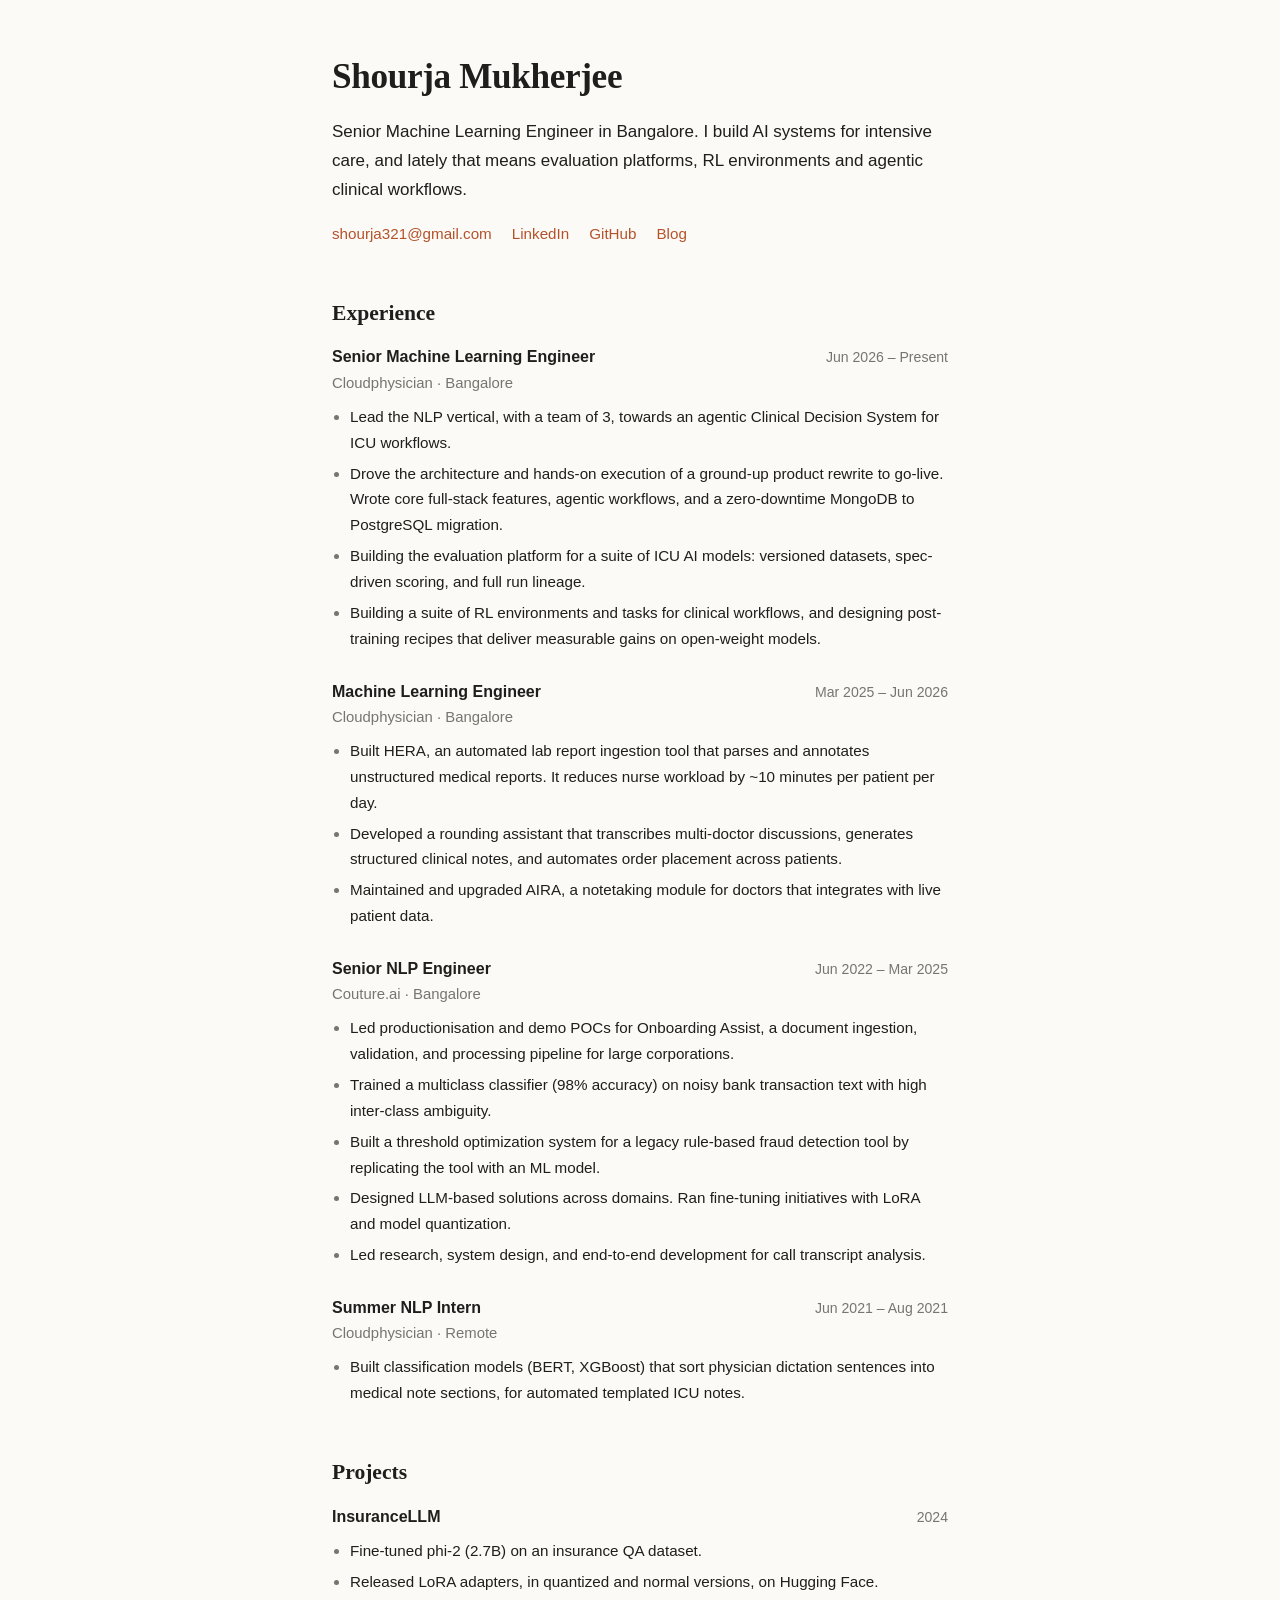
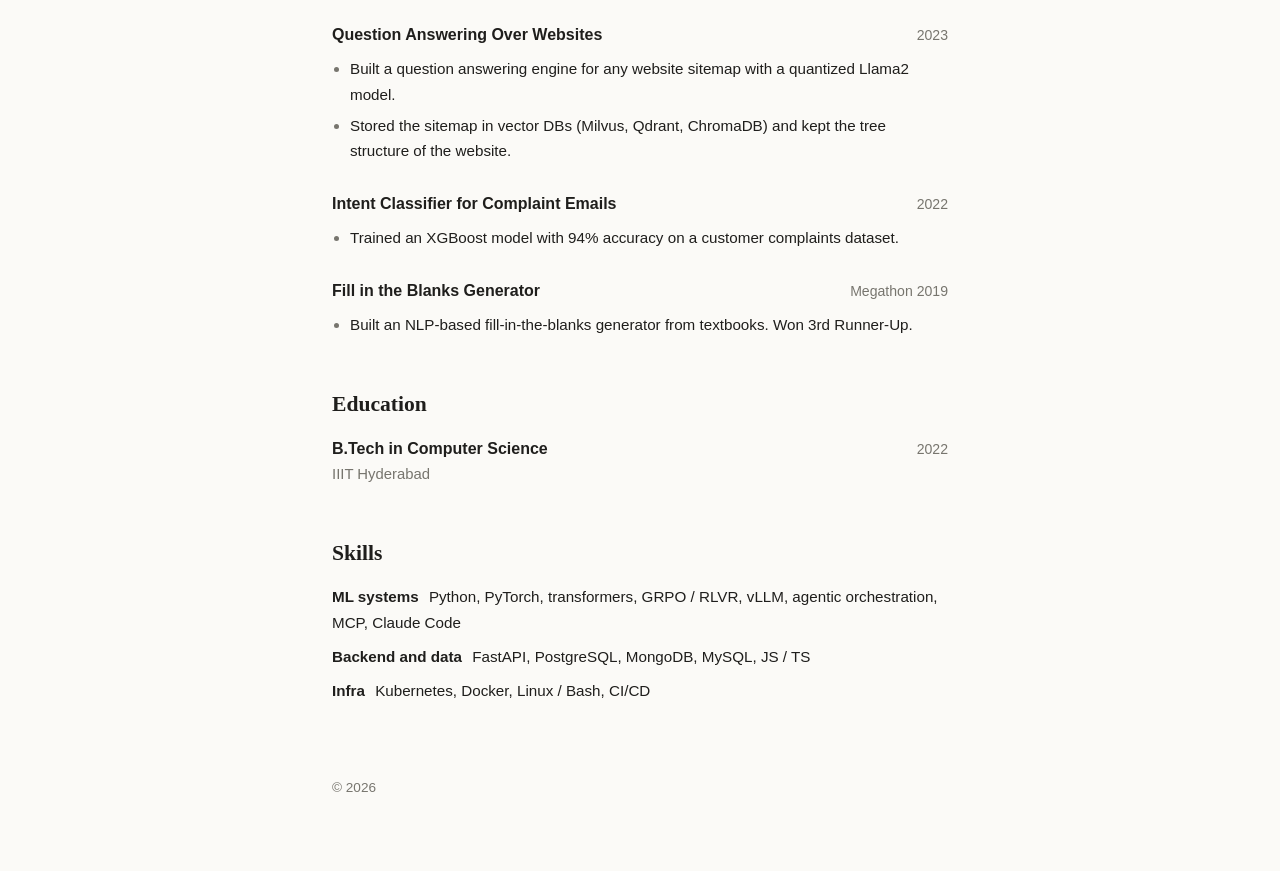
<file: index.html>
<!DOCTYPE html>
<html lang="en">
<head>
    <meta charset="UTF-8">
    <meta name="viewport" content="width=device-width, initial-scale=1.0">
    <meta name="description" content="Senior Machine Learning Engineer. Evals, RL environments, and agentic systems.">
    <title>Shourja Mukherjee</title>
    <link rel="stylesheet" href="style.css?v=5">
</head>
<body>
    <header class="home">
        <h1>Shourja Mukherjee</h1>
        <p>Senior Machine Learning Engineer in Bangalore. I build AI systems for intensive care, and lately that means evaluation platforms, RL environments and agentic clinical workflows.</p>
        <p class="links">
            <a href="mailto:shourja321@gmail.com">shourja321@gmail.com</a>
            <a href="https://www.linkedin.com/in/shourja-mukherjee-772241185/" target="_blank" rel="noopener">LinkedIn</a>
            <a href="https://github.com/ShourjaMukherjee" target="_blank" rel="noopener">GitHub</a>
            <a href="blog.html">Blog</a>
        </p>
    </header>

    <section id="experience">
        <h2>Experience</h2>

        <div class="entry">
            <div class="entry-head"><h3>Senior Machine Learning Engineer</h3><span>Jun 2026 – Present</span></div>
            <p class="org">Cloudphysician · Bangalore</p>
            <ul>
                <li>Lead the NLP vertical, with a team of 3, towards an agentic Clinical Decision System for ICU workflows.</li>
                <li>Drove the architecture and hands-on execution of a ground-up product rewrite to go-live. Wrote core full-stack features, agentic workflows, and a zero-downtime MongoDB to PostgreSQL migration.</li>
                <li>Building the evaluation platform for a suite of ICU AI models: versioned datasets, spec-driven scoring, and full run lineage.</li>
                <li>Building a suite of RL environments and tasks for clinical workflows, and designing post-training recipes that deliver measurable gains on open-weight models.</li>
            </ul>
        </div>

        <div class="entry">
            <div class="entry-head"><h3>Machine Learning Engineer</h3><span>Mar 2025 – Jun 2026</span></div>
            <p class="org">Cloudphysician · Bangalore</p>
            <ul>
                <li>Built HERA, an automated lab report ingestion tool that parses and annotates unstructured medical reports. It reduces nurse workload by ~10 minutes per patient per day.</li>
                <li>Developed a rounding assistant that transcribes multi-doctor discussions, generates structured clinical notes, and automates order placement across patients.</li>
                <li>Maintained and upgraded AIRA, a notetaking module for doctors that integrates with live patient data.</li>
            </ul>
        </div>

        <div class="entry">
            <div class="entry-head"><h3>Senior NLP Engineer</h3><span>Jun 2022 – Mar 2025</span></div>
            <p class="org">Couture.ai · Bangalore</p>
            <ul>
                <li>Led productionisation and demo POCs for Onboarding Assist, a document ingestion, validation, and processing pipeline for large corporations.</li>
                <li>Trained a multiclass classifier (98% accuracy) on noisy bank transaction text with high inter-class ambiguity.</li>
                <li>Built a threshold optimization system for a legacy rule-based fraud detection tool by replicating the tool with an ML model.</li>
                <li>Designed LLM-based solutions across domains. Ran fine-tuning initiatives with LoRA and model quantization.</li>
                <li>Led research, system design, and end-to-end development for call transcript analysis.</li>
            </ul>
        </div>

        <div class="entry">
            <div class="entry-head"><h3>Summer NLP Intern</h3><span>Jun 2021 – Aug 2021</span></div>
            <p class="org">Cloudphysician · Remote</p>
            <ul>
                <li>Built classification models (BERT, XGBoost) that sort physician dictation sentences into medical note sections, for automated templated ICU notes.</li>
            </ul>
        </div>
    </section>

    <section id="projects">
        <h2>Projects</h2>

        <div class="entry">
            <div class="entry-head"><h3>InsuranceLLM</h3><span>2024</span></div>
            <ul>
                <li>Fine-tuned phi-2 (2.7B) on an insurance QA dataset.</li>
                <li>Released LoRA adapters, in quantized and normal versions, on Hugging Face.</li>
            </ul>
        </div>

        <div class="entry">
            <div class="entry-head"><h3>Question Answering Over Websites</h3><span>2023</span></div>
            <ul>
                <li>Built a question answering engine for any website sitemap with a quantized Llama2 model.</li>
                <li>Stored the sitemap in vector DBs (Milvus, Qdrant, ChromaDB) and kept the tree structure of the website.</li>
            </ul>
        </div>

        <div class="entry">
            <div class="entry-head"><h3>Intent Classifier for Complaint Emails</h3><span>2022</span></div>
            <ul>
                <li>Trained an XGBoost model with 94% accuracy on a customer complaints dataset.</li>
            </ul>
        </div>

        <div class="entry">
            <div class="entry-head"><h3>Fill in the Blanks Generator</h3><span>Megathon 2019</span></div>
            <ul>
                <li>Built an NLP-based fill-in-the-blanks generator from textbooks. Won 3rd Runner-Up.</li>
            </ul>
        </div>
    </section>

    <section id="education">
        <h2>Education</h2>
        <div class="entry">
            <div class="entry-head"><h3>B.Tech in Computer Science</h3><span>2022</span></div>
            <p class="org">IIIT Hyderabad</p>
        </div>
    </section>

    <section id="skills">
        <h2>Skills</h2>
        <p class="tags"><b>ML systems</b> Python, PyTorch, transformers, GRPO / RLVR, vLLM, agentic orchestration, MCP, Claude Code</p>
        <p class="tags"><b>Backend and data</b> FastAPI, PostgreSQL, MongoDB, MySQL, JS / TS</p>
        <p class="tags"><b>Infra</b> Kubernetes, Docker, Linux / Bash, CI/CD</p>
    </section>

    <footer>&copy; 2026</footer>
</body>
</html>
</file>
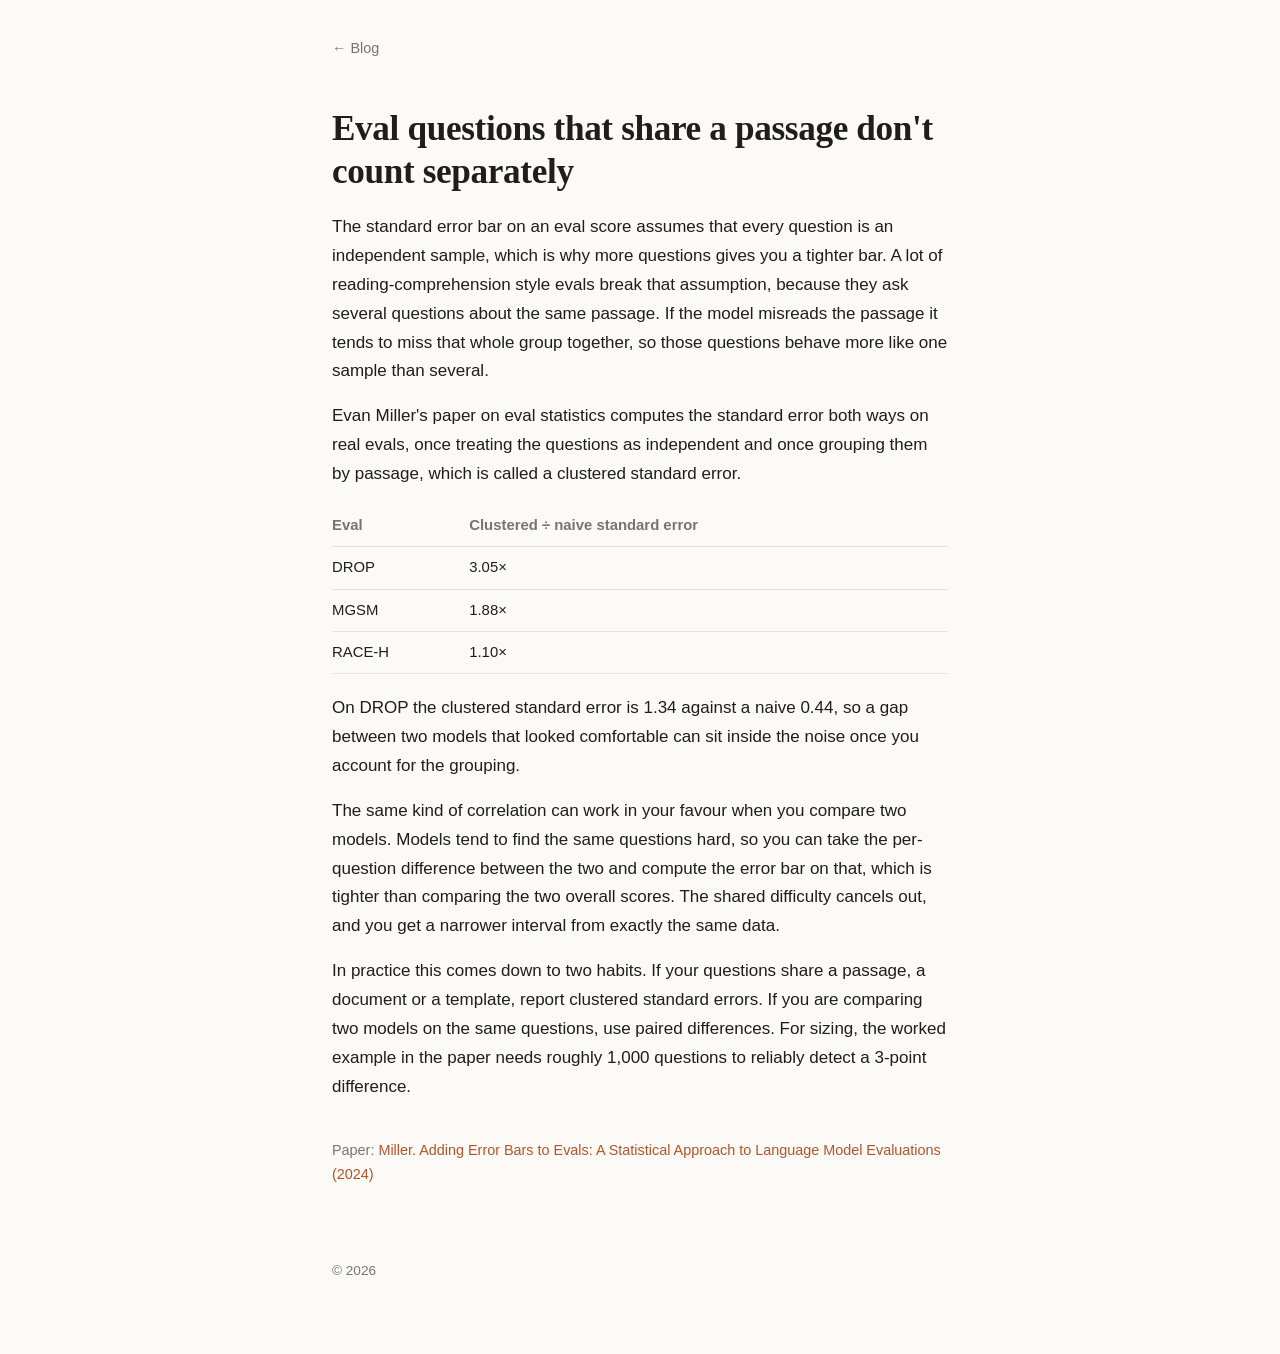
<file: blog-eval-clusters.html>
<!DOCTYPE html>
<html lang="en">
<head>
    <meta charset="UTF-8">
    <meta name="viewport" content="width=device-width, initial-scale=1.0">
    <title>Eval questions that share a passage don't count separately · Shourja Mukherjee</title>
    <link rel="stylesheet" href="style.css?v=5">
</head>
<body>
    <nav><a href="blog.html">← Blog</a></nav>

    <article>
        <h1>Eval questions that share a passage don't count separately</h1>
        <p>The standard error bar on an eval score assumes that every question is an independent sample, which is why more questions gives you a tighter bar. A lot of reading-comprehension style evals break that assumption, because they ask several questions about the same passage. If the model misreads the passage it tends to miss that whole group together, so those questions behave more like one sample than several.</p>

        <p>Evan Miller's paper on eval statistics computes the standard error both ways on real evals, once treating the questions as independent and once grouping them by passage, which is called a clustered standard error.</p>

        <div class="table-wrap">
        <table>
            <tr><th>Eval</th><th>Clustered ÷ naive standard error</th></tr>
            <tr><td>DROP</td><td>3.05×</td></tr>
            <tr><td>MGSM</td><td>1.88×</td></tr>
            <tr><td>RACE-H</td><td>1.10×</td></tr>
        </table>
        </div>

        <p>On DROP the clustered standard error is 1.34 against a naive 0.44, so a gap between two models that looked comfortable can sit inside the noise once you account for the grouping.</p>

        <p>The same kind of correlation can work in your favour when you compare two models. Models tend to find the same questions hard, so you can take the per-question difference between the two and compute the error bar on that, which is tighter than comparing the two overall scores. The shared difficulty cancels out, and you get a narrower interval from exactly the same data.</p>

        <p>In practice this comes down to two habits. If your questions share a passage, a document or a template, report clustered standard errors. If you are comparing two models on the same questions, use paired differences. For sizing, the worked example in the paper needs roughly 1,000 questions to reliably detect a 3-point difference.</p>

        <p class="paper">Paper: <a href="https://arxiv.org/abs/2411.00640" target="_blank" rel="noopener">Miller. Adding Error Bars to Evals: A Statistical Approach to Language Model Evaluations (2024)</a></p>
    </article>

    <footer>&copy; 2026</footer>
</body>
</html>
</file>
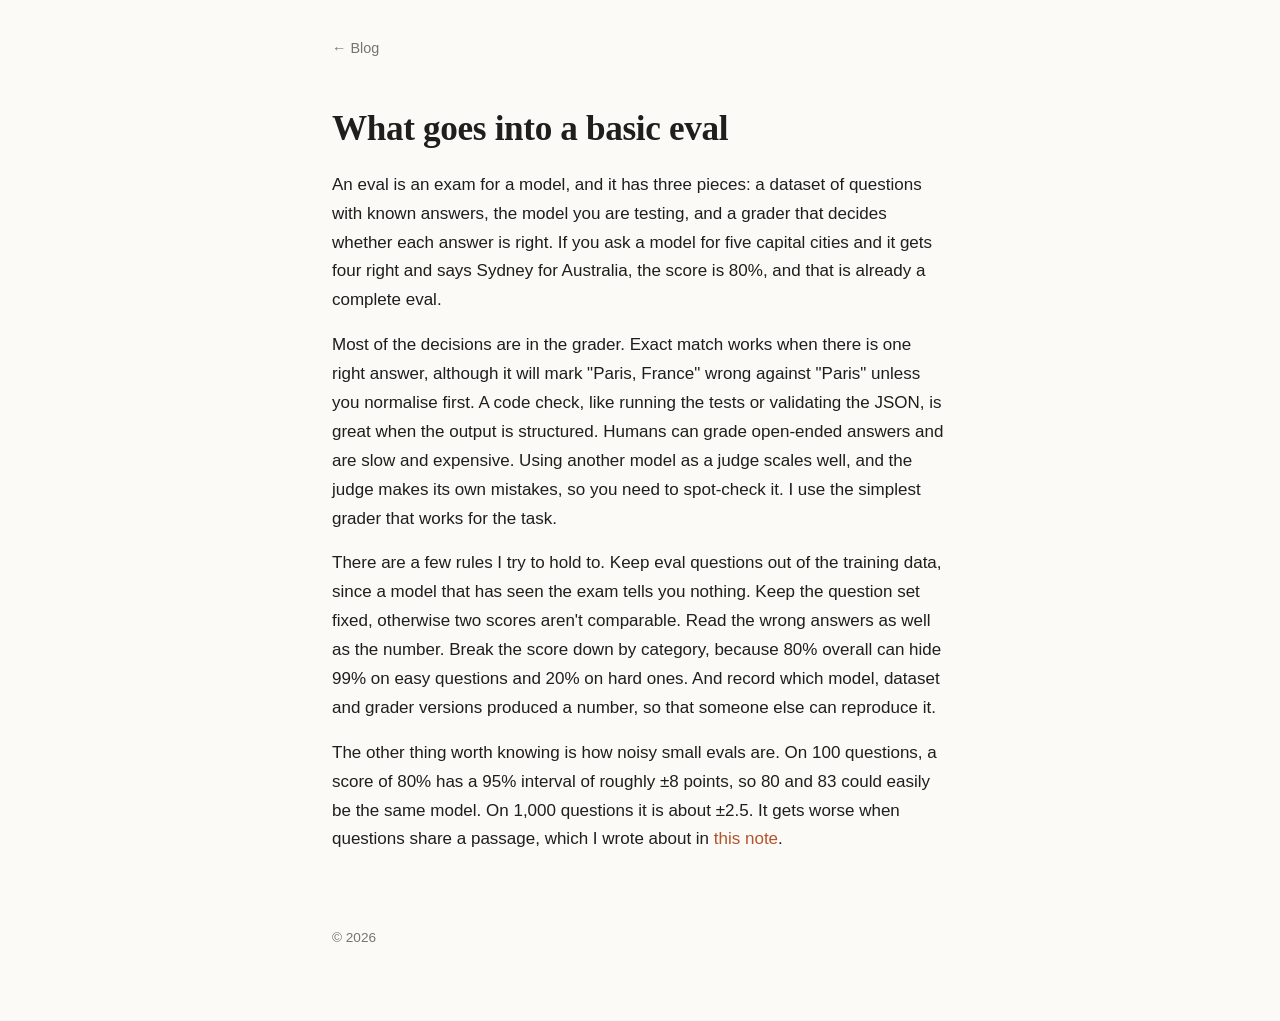
<file: blog-evals.html>
<!DOCTYPE html>
<html lang="en">
<head>
    <meta charset="UTF-8">
    <meta name="viewport" content="width=device-width, initial-scale=1.0">
    <title>What goes into a basic eval · Shourja Mukherjee</title>
    <link rel="stylesheet" href="style.css?v=5">
</head>
<body>
    <nav><a href="blog.html">← Blog</a></nav>

    <article>
        <h1>What goes into a basic eval</h1>
        <p>An eval is an exam for a model, and it has three pieces: a dataset of questions with known answers, the model you are testing, and a grader that decides whether each answer is right. If you ask a model for five capital cities and it gets four right and says Sydney for Australia, the score is 80%, and that is already a complete eval.</p>

        <p>Most of the decisions are in the grader. Exact match works when there is one right answer, although it will mark "Paris, France" wrong against "Paris" unless you normalise first. A code check, like running the tests or validating the JSON, is great when the output is structured. Humans can grade open-ended answers and are slow and expensive. Using another model as a judge scales well, and the judge makes its own mistakes, so you need to spot-check it. I use the simplest grader that works for the task.</p>

        <p>There are a few rules I try to hold to. Keep eval questions out of the training data, since a model that has seen the exam tells you nothing. Keep the question set fixed, otherwise two scores aren't comparable. Read the wrong answers as well as the number. Break the score down by category, because 80% overall can hide 99% on easy questions and 20% on hard ones. And record which model, dataset and grader versions produced a number, so that someone else can reproduce it.</p>

        <p>The other thing worth knowing is how noisy small evals are. On 100 questions, a score of 80% has a 95% interval of roughly ±8 points, so 80 and 83 could easily be the same model. On 1,000 questions it is about ±2.5. It gets worse when questions share a passage, which I wrote about in <a href="blog-eval-clusters.html">this note</a>.</p>
    </article>

    <footer>&copy; 2026</footer>
</body>
</html>
</file>
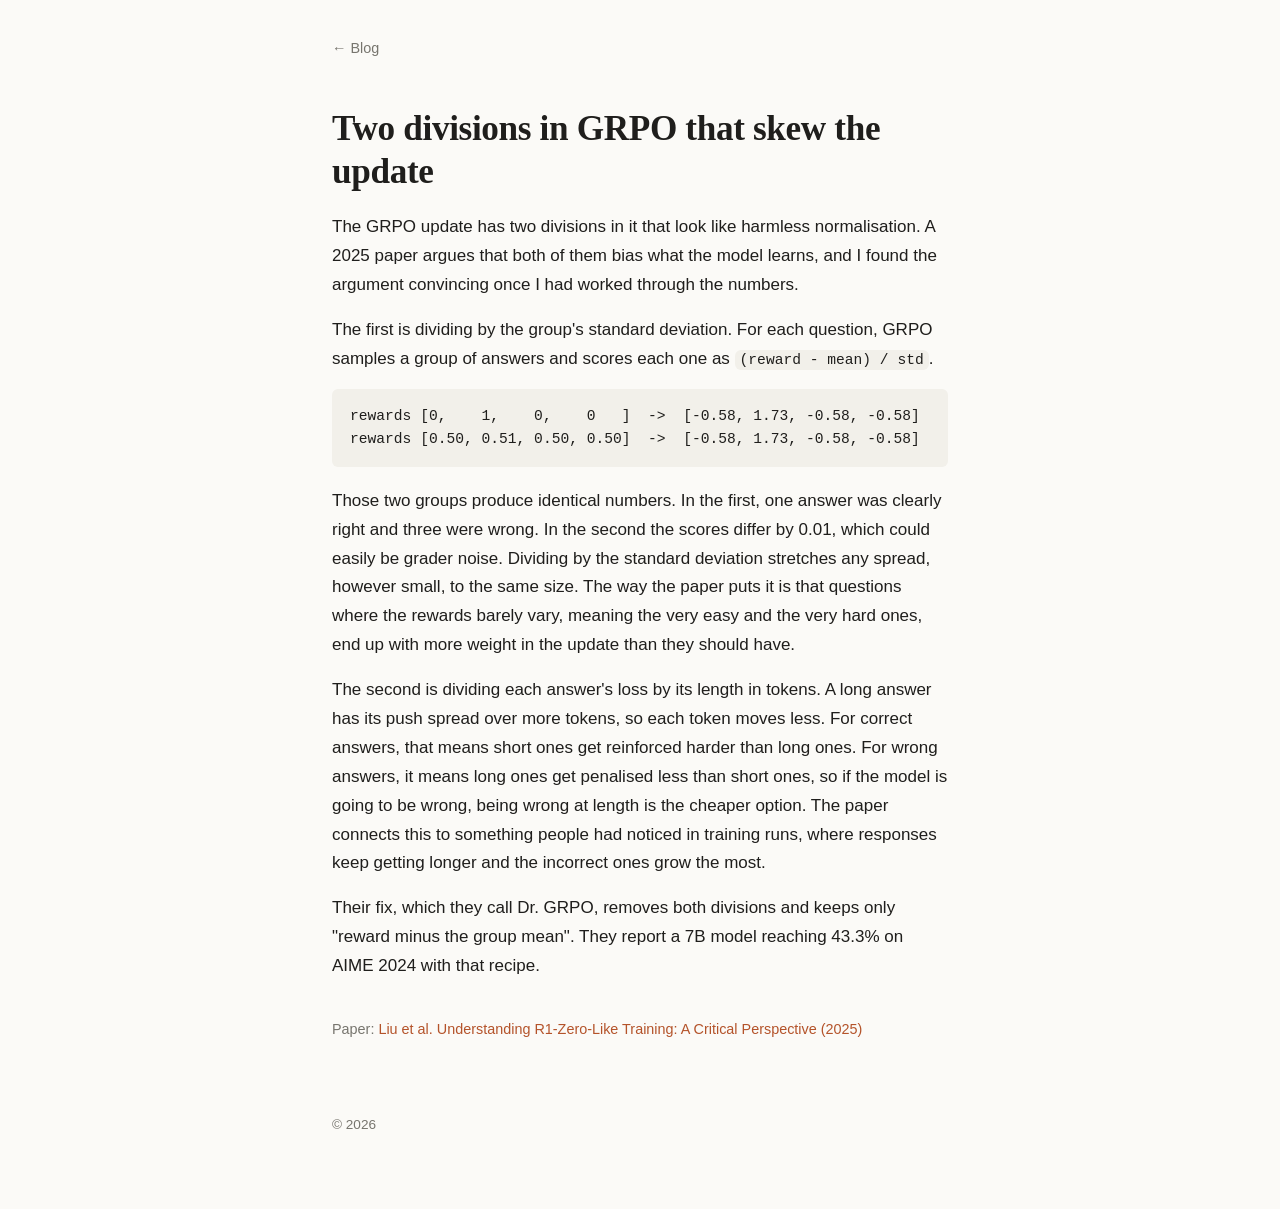
<file: blog-grpo-bias.html>
<!DOCTYPE html>
<html lang="en">
<head>
    <meta charset="UTF-8">
    <meta name="viewport" content="width=device-width, initial-scale=1.0">
    <title>Two divisions in GRPO that skew the update · Shourja Mukherjee</title>
    <link rel="stylesheet" href="style.css?v=5">
</head>
<body>
    <nav><a href="blog.html">← Blog</a></nav>

    <article>
        <h1>Two divisions in GRPO that skew the update</h1>
        <p>The GRPO update has two divisions in it that look like harmless normalisation. A 2025 paper argues that both of them bias what the model learns, and I found the argument convincing once I had worked through the numbers.</p>

        <p>The first is dividing by the group's standard deviation. For each question, GRPO samples a group of answers and scores each one as <code>(reward - mean) / std</code>.</p>
        <pre><code>rewards [0,    1,    0,    0   ]  -&gt;  [-0.58, 1.73, -0.58, -0.58]
rewards [0.50, 0.51, 0.50, 0.50]  -&gt;  [-0.58, 1.73, -0.58, -0.58]</code></pre>
        <p>Those two groups produce identical numbers. In the first, one answer was clearly right and three were wrong. In the second the scores differ by 0.01, which could easily be grader noise. Dividing by the standard deviation stretches any spread, however small, to the same size. The way the paper puts it is that questions where the rewards barely vary, meaning the very easy and the very hard ones, end up with more weight in the update than they should have.</p>

        <p>The second is dividing each answer's loss by its length in tokens. A long answer has its push spread over more tokens, so each token moves less. For correct answers, that means short ones get reinforced harder than long ones. For wrong answers, it means long ones get penalised less than short ones, so if the model is going to be wrong, being wrong at length is the cheaper option. The paper connects this to something people had noticed in training runs, where responses keep getting longer and the incorrect ones grow the most.</p>

        <p>Their fix, which they call Dr. GRPO, removes both divisions and keeps only "reward minus the group mean". They report a 7B model reaching 43.3% on AIME 2024 with that recipe.</p>

        <p class="paper">Paper: <a href="https://arxiv.org/abs/2503.20783" target="_blank" rel="noopener">Liu et al. Understanding R1-Zero-Like Training: A Critical Perspective (2025)</a></p>
    </article>

    <footer>&copy; 2026</footer>
</body>
</html>
</file>
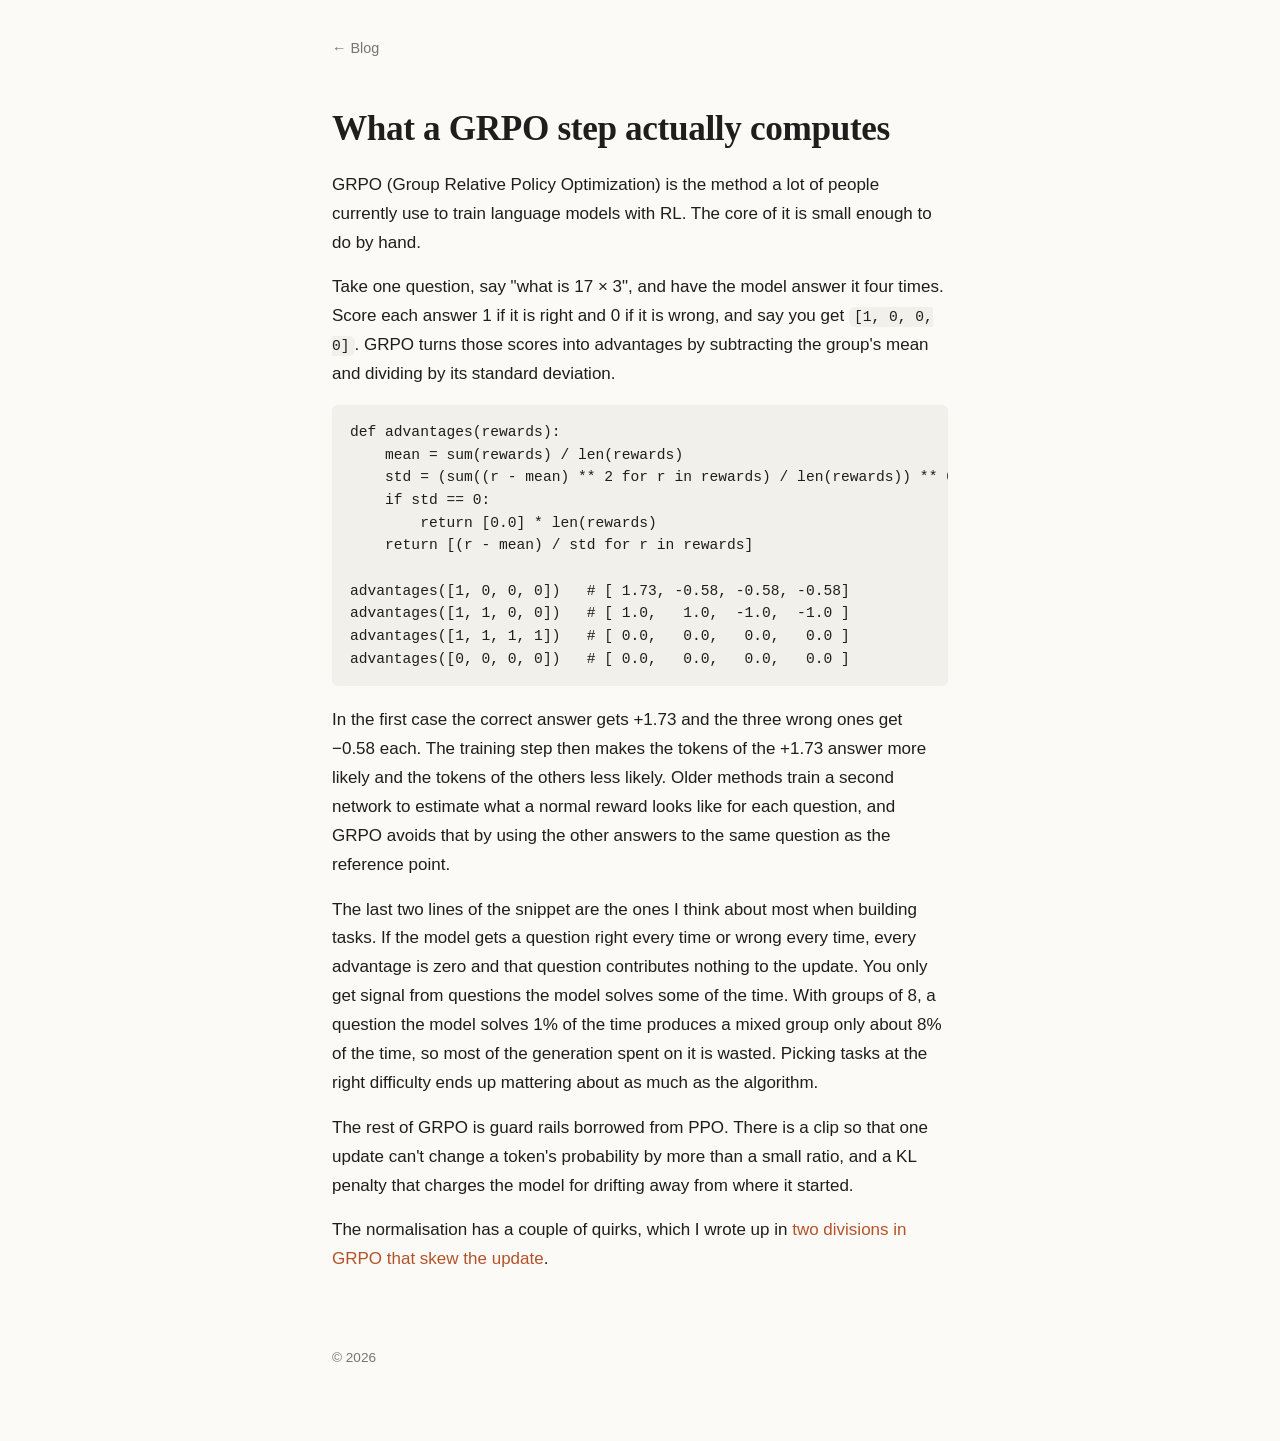
<file: blog-grpo.html>
<!DOCTYPE html>
<html lang="en">
<head>
    <meta charset="UTF-8">
    <meta name="viewport" content="width=device-width, initial-scale=1.0">
    <title>What a GRPO step actually computes · Shourja Mukherjee</title>
    <link rel="stylesheet" href="style.css?v=5">
</head>
<body>
    <nav><a href="blog.html">← Blog</a></nav>

    <article>
        <h1>What a GRPO step actually computes</h1>
        <p>GRPO (Group Relative Policy Optimization) is the method a lot of people currently use to train language models with RL. The core of it is small enough to do by hand.</p>

        <p>Take one question, say "what is 17 × 3", and have the model answer it four times. Score each answer 1 if it is right and 0 if it is wrong, and say you get <code>[1, 0, 0, 0]</code>. GRPO turns those scores into advantages by subtracting the group's mean and dividing by its standard deviation.</p>
        <pre><code>def advantages(rewards):
    mean = sum(rewards) / len(rewards)
    std = (sum((r - mean) ** 2 for r in rewards) / len(rewards)) ** 0.5
    if std == 0:
        return [0.0] * len(rewards)
    return [(r - mean) / std for r in rewards]

advantages([1, 0, 0, 0])   # [ 1.73, -0.58, -0.58, -0.58]
advantages([1, 1, 0, 0])   # [ 1.0,   1.0,  -1.0,  -1.0 ]
advantages([1, 1, 1, 1])   # [ 0.0,   0.0,   0.0,   0.0 ]
advantages([0, 0, 0, 0])   # [ 0.0,   0.0,   0.0,   0.0 ]</code></pre>
        <p>In the first case the correct answer gets +1.73 and the three wrong ones get −0.58 each. The training step then makes the tokens of the +1.73 answer more likely and the tokens of the others less likely. Older methods train a second network to estimate what a normal reward looks like for each question, and GRPO avoids that by using the other answers to the same question as the reference point.</p>

        <p>The last two lines of the snippet are the ones I think about most when building tasks. If the model gets a question right every time or wrong every time, every advantage is zero and that question contributes nothing to the update. You only get signal from questions the model solves some of the time. With groups of 8, a question the model solves 1% of the time produces a mixed group only about 8% of the time, so most of the generation spent on it is wasted. Picking tasks at the right difficulty ends up mattering about as much as the algorithm.</p>

        <p>The rest of GRPO is guard rails borrowed from PPO. There is a clip so that one update can't change a token's probability by more than a small ratio, and a KL penalty that charges the model for drifting away from where it started.</p>

        <p>The normalisation has a couple of quirks, which I wrote up in <a href="blog-grpo-bias.html">two divisions in GRPO that skew the update</a>.</p>
    </article>

    <footer>&copy; 2026</footer>
</body>
</html>
</file>
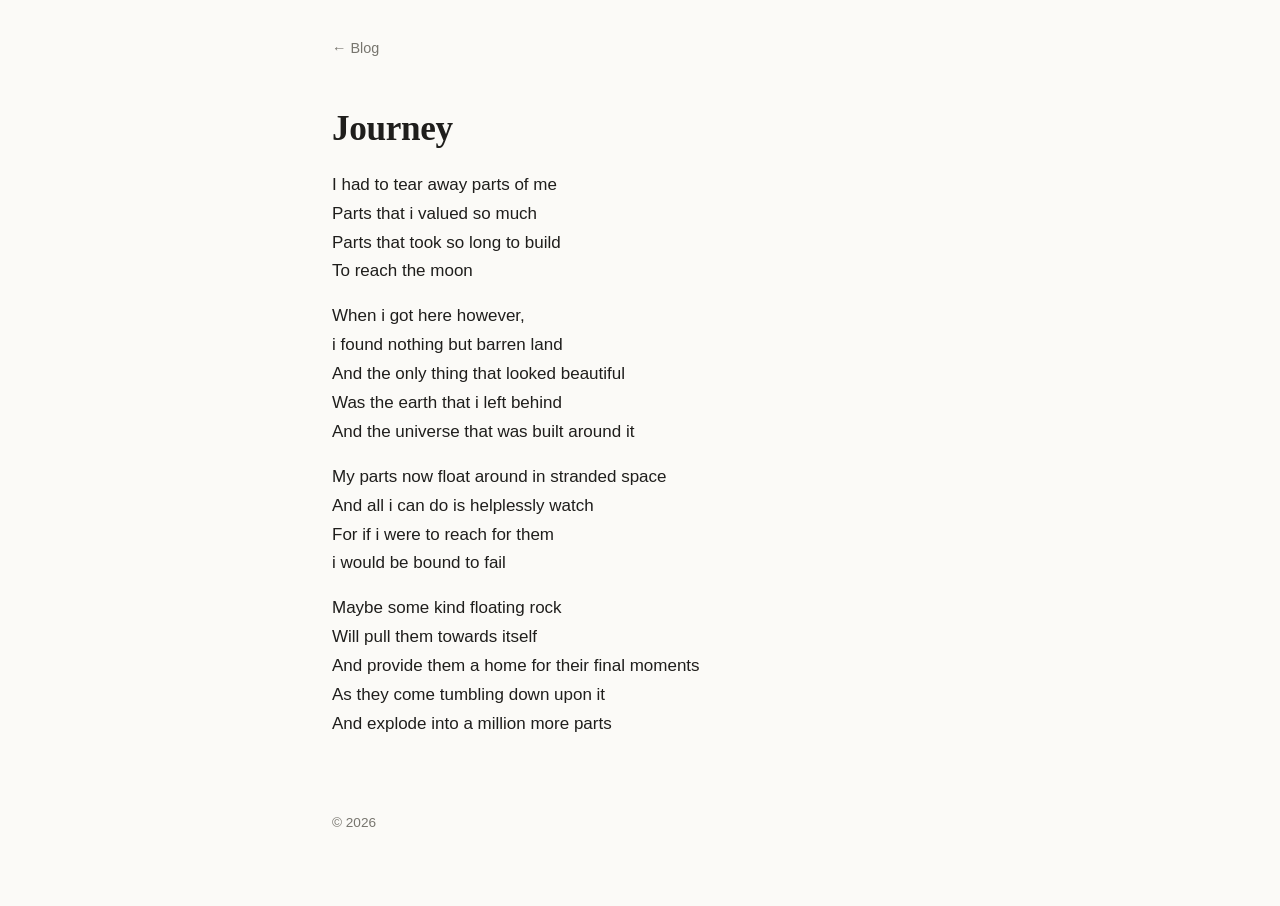
<file: blog-journey.html>
<!DOCTYPE html>
<html lang="en">
<head>
    <meta charset="UTF-8">
    <meta name="viewport" content="width=device-width, initial-scale=1.0">
    <title>Journey · Shourja Mukherjee</title>
    <link rel="stylesheet" href="style.css?v=5">
</head>
<body>
    <nav><a href="blog.html">← Blog</a></nav>

    <article>
        <h1>Journey</h1>
        <p>I had to tear away parts of me<br>
        Parts that i valued so much<br>
        Parts that took so long to build<br>
        To reach the moon</p>

        <p>When i got here however,<br>
        i found nothing but barren land<br>
        And the only thing that looked beautiful<br>
        Was the earth that i left behind<br>
        And the universe that was built around it</p>

        <p>My parts now float around in stranded space<br>
        And all i can do is helplessly watch<br>
        For if i were to reach for them<br>
        i would be bound to fail</p>

        <p>Maybe some kind floating rock<br>
        Will pull them towards itself<br>
        And provide them a home for their final moments<br>
        As they come tumbling down upon it<br>
        And explode into a million more parts</p>
    </article>

    <footer>&copy; 2026</footer>
</body>
</html>
</file>
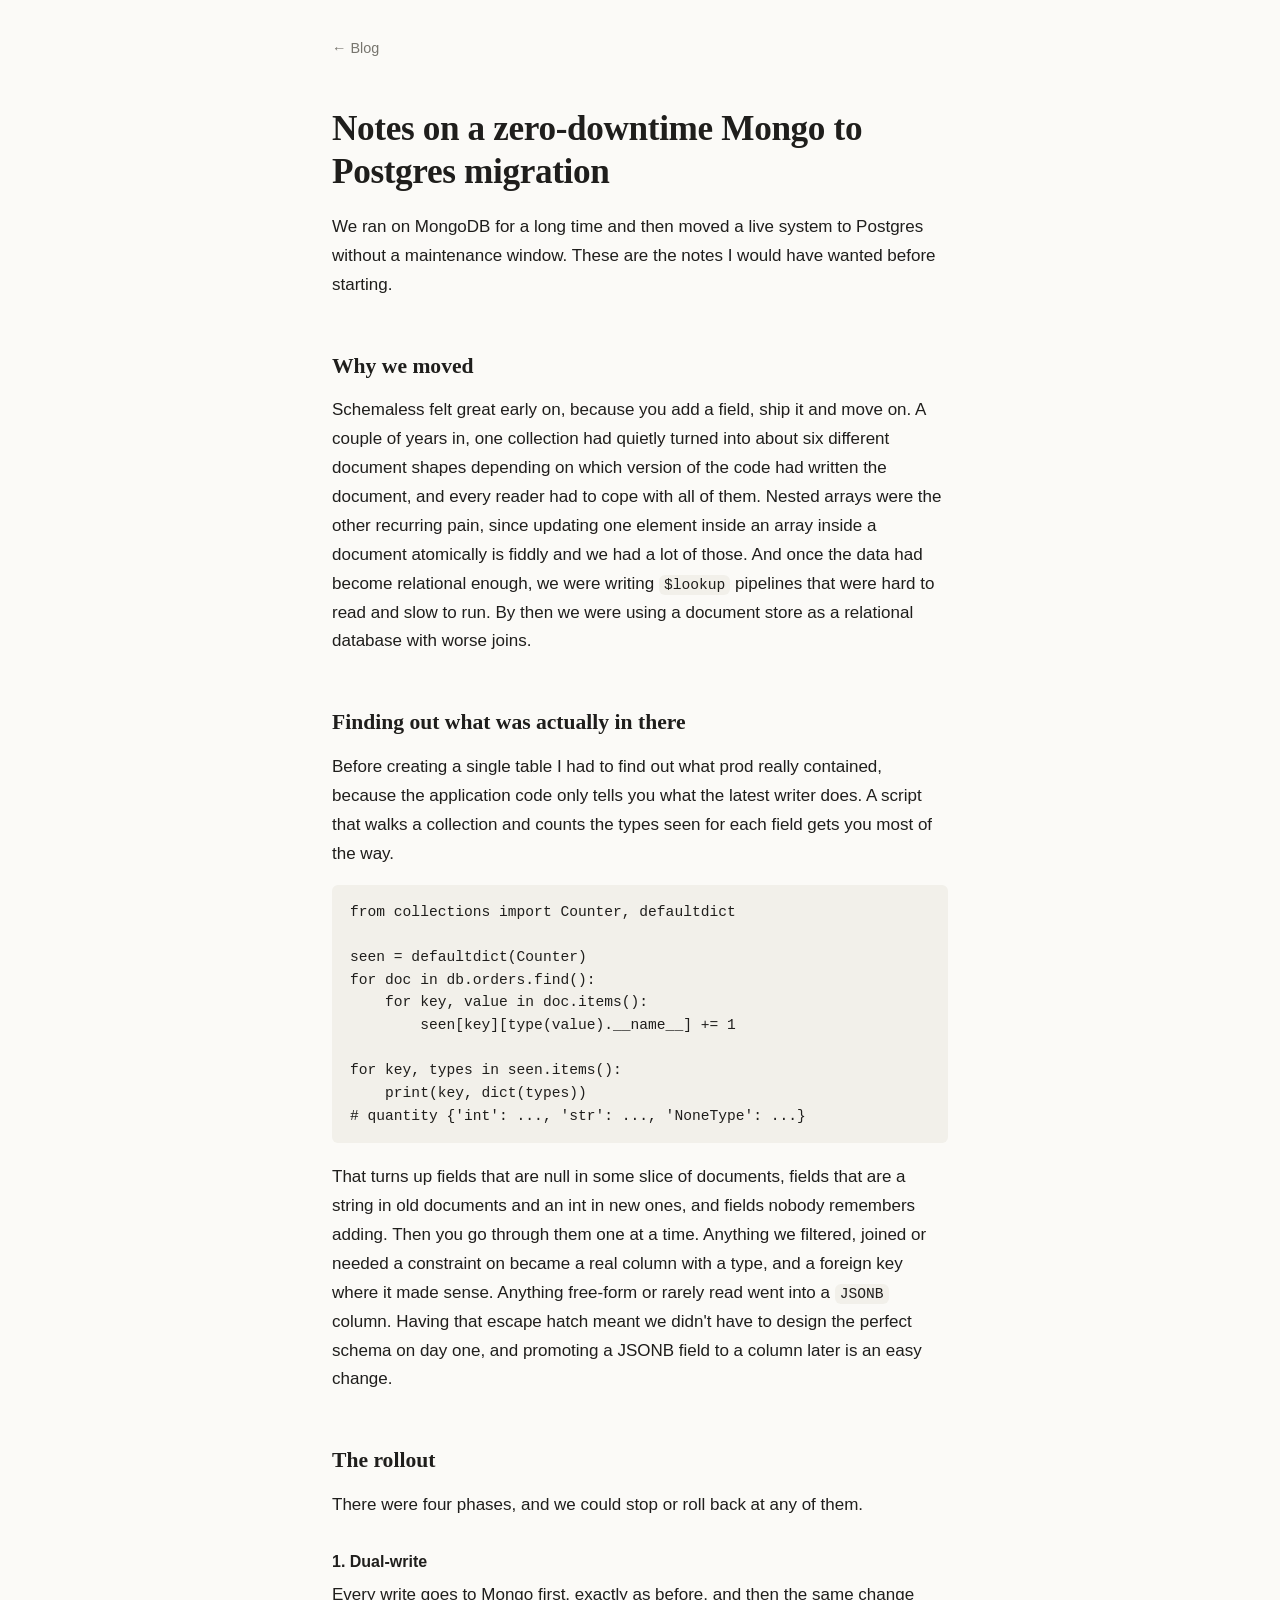
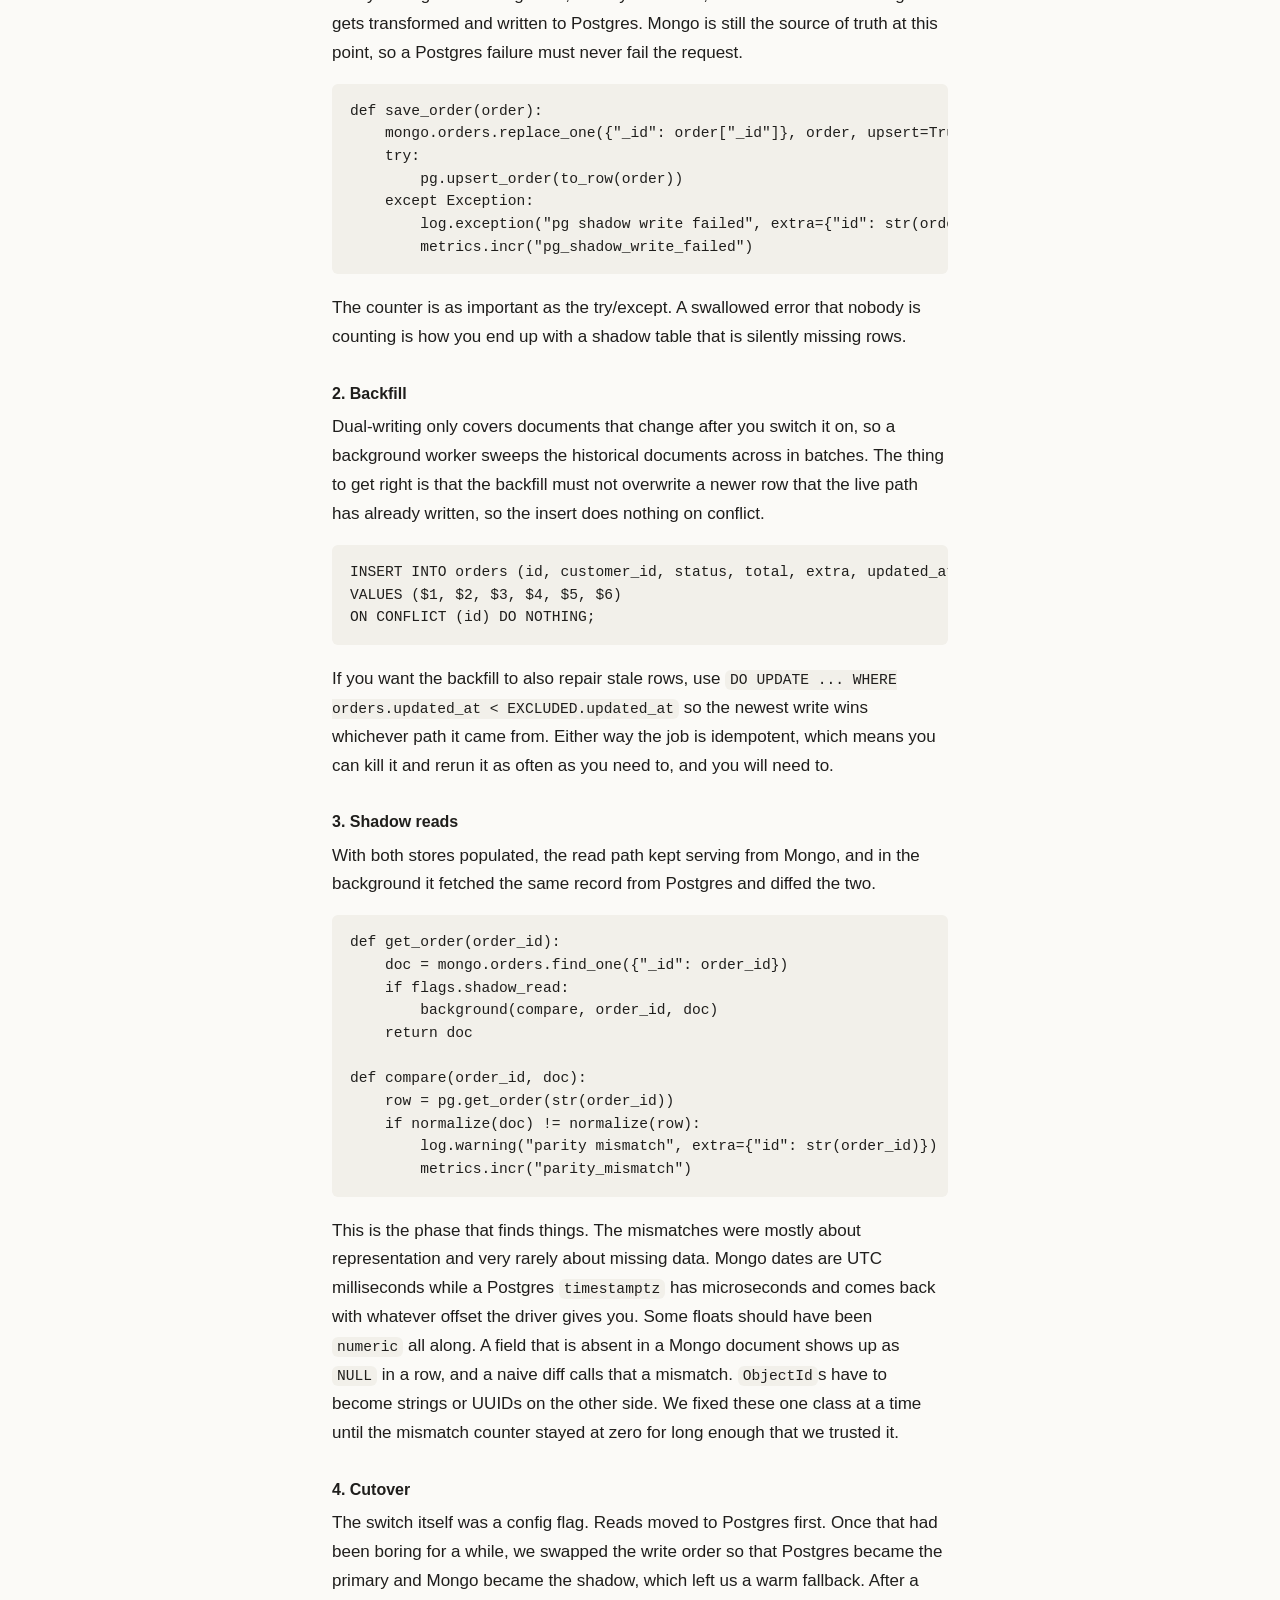
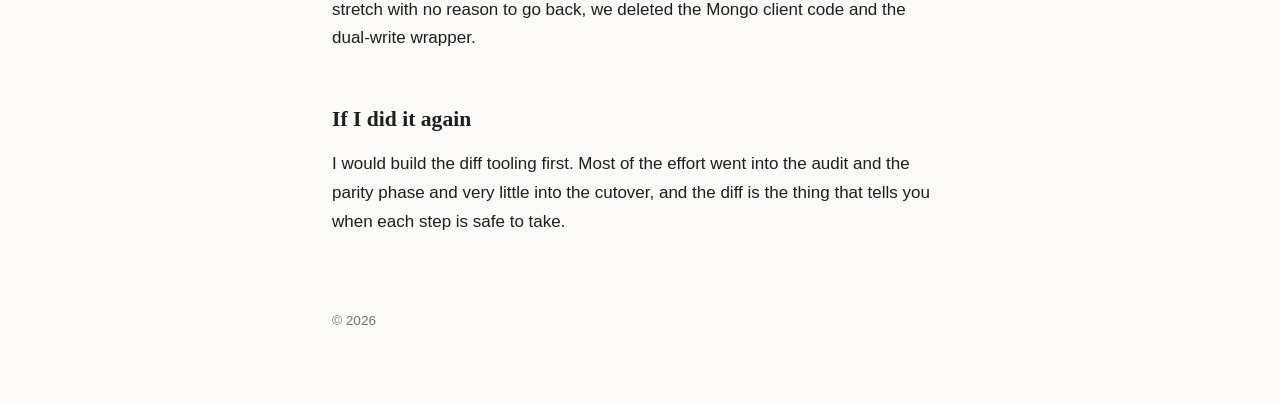
<file: blog-mongo-postgres.html>
<!DOCTYPE html>
<html lang="en">
<head>
    <meta charset="UTF-8">
    <meta name="viewport" content="width=device-width, initial-scale=1.0">
    <title>Notes on a zero-downtime Mongo to Postgres migration · Shourja Mukherjee</title>
    <link rel="stylesheet" href="style.css?v=5">
</head>
<body>
    <nav><a href="blog.html">← Blog</a></nav>

    <article>
        <h1>Notes on a zero-downtime Mongo to Postgres migration</h1>
        <p>We ran on MongoDB for a long time and then moved a live system to Postgres without a maintenance window. These are the notes I would have wanted before starting.</p>

        <h2>Why we moved</h2>
        <p>Schemaless felt great early on, because you add a field, ship it and move on. A couple of years in, one collection had quietly turned into about six different document shapes depending on which version of the code had written the document, and every reader had to cope with all of them. Nested arrays were the other recurring pain, since updating one element inside an array inside a document atomically is fiddly and we had a lot of those. And once the data had become relational enough, we were writing <code>$lookup</code> pipelines that were hard to read and slow to run. By then we were using a document store as a relational database with worse joins.</p>

        <h2>Finding out what was actually in there</h2>
        <p>Before creating a single table I had to find out what prod really contained, because the application code only tells you what the latest writer does. A script that walks a collection and counts the types seen for each field gets you most of the way.</p>
        <pre><code>from collections import Counter, defaultdict

seen = defaultdict(Counter)
for doc in db.orders.find():
    for key, value in doc.items():
        seen[key][type(value).__name__] += 1

for key, types in seen.items():
    print(key, dict(types))
# quantity {'int': ..., 'str': ..., 'NoneType': ...}</code></pre>
        <p>That turns up fields that are null in some slice of documents, fields that are a string in old documents and an int in new ones, and fields nobody remembers adding. Then you go through them one at a time. Anything we filtered, joined or needed a constraint on became a real column with a type, and a foreign key where it made sense. Anything free-form or rarely read went into a <code>JSONB</code> column. Having that escape hatch meant we didn't have to design the perfect schema on day one, and promoting a JSONB field to a column later is an easy change.</p>

        <h2>The rollout</h2>
        <p>There were four phases, and we could stop or roll back at any of them.</p>

        <h3>1. Dual-write</h3>
        <p>Every write goes to Mongo first, exactly as before, and then the same change gets transformed and written to Postgres. Mongo is still the source of truth at this point, so a Postgres failure must never fail the request.</p>
        <pre><code>def save_order(order):
    mongo.orders.replace_one({"_id": order["_id"]}, order, upsert=True)
    try:
        pg.upsert_order(to_row(order))
    except Exception:
        log.exception("pg shadow write failed", extra={"id": str(order["_id"])})
        metrics.incr("pg_shadow_write_failed")</code></pre>
        <p>The counter is as important as the try/except. A swallowed error that nobody is counting is how you end up with a shadow table that is silently missing rows.</p>

        <h3>2. Backfill</h3>
        <p>Dual-writing only covers documents that change after you switch it on, so a background worker sweeps the historical documents across in batches. The thing to get right is that the backfill must not overwrite a newer row that the live path has already written, so the insert does nothing on conflict.</p>
        <pre><code>INSERT INTO orders (id, customer_id, status, total, extra, updated_at)
VALUES ($1, $2, $3, $4, $5, $6)
ON CONFLICT (id) DO NOTHING;</code></pre>
        <p>If you want the backfill to also repair stale rows, use <code>DO UPDATE ... WHERE orders.updated_at &lt; EXCLUDED.updated_at</code> so the newest write wins whichever path it came from. Either way the job is idempotent, which means you can kill it and rerun it as often as you need to, and you will need to.</p>

        <h3>3. Shadow reads</h3>
        <p>With both stores populated, the read path kept serving from Mongo, and in the background it fetched the same record from Postgres and diffed the two.</p>
        <pre><code>def get_order(order_id):
    doc = mongo.orders.find_one({"_id": order_id})
    if flags.shadow_read:
        background(compare, order_id, doc)
    return doc

def compare(order_id, doc):
    row = pg.get_order(str(order_id))
    if normalize(doc) != normalize(row):
        log.warning("parity mismatch", extra={"id": str(order_id)})
        metrics.incr("parity_mismatch")</code></pre>
        <p>This is the phase that finds things. The mismatches were mostly about representation and very rarely about missing data. Mongo dates are UTC milliseconds while a Postgres <code>timestamptz</code> has microseconds and comes back with whatever offset the driver gives you. Some floats should have been <code>numeric</code> all along. A field that is absent in a Mongo document shows up as <code>NULL</code> in a row, and a naive diff calls that a mismatch. <code>ObjectId</code>s have to become strings or UUIDs on the other side. We fixed these one class at a time until the mismatch counter stayed at zero for long enough that we trusted it.</p>

        <h3>4. Cutover</h3>
        <p>The switch itself was a config flag. Reads moved to Postgres first. Once that had been boring for a while, we swapped the write order so that Postgres became the primary and Mongo became the shadow, which left us a warm fallback. After a stretch with no reason to go back, we deleted the Mongo client code and the dual-write wrapper.</p>

        <h2>If I did it again</h2>
        <p>I would build the diff tooling first. Most of the effort went into the audit and the parity phase and very little into the cutover, and the diff is the thing that tells you when each step is safe to take.</p>
    </article>

    <footer>&copy; 2026</footer>
</body>
</html>
</file>
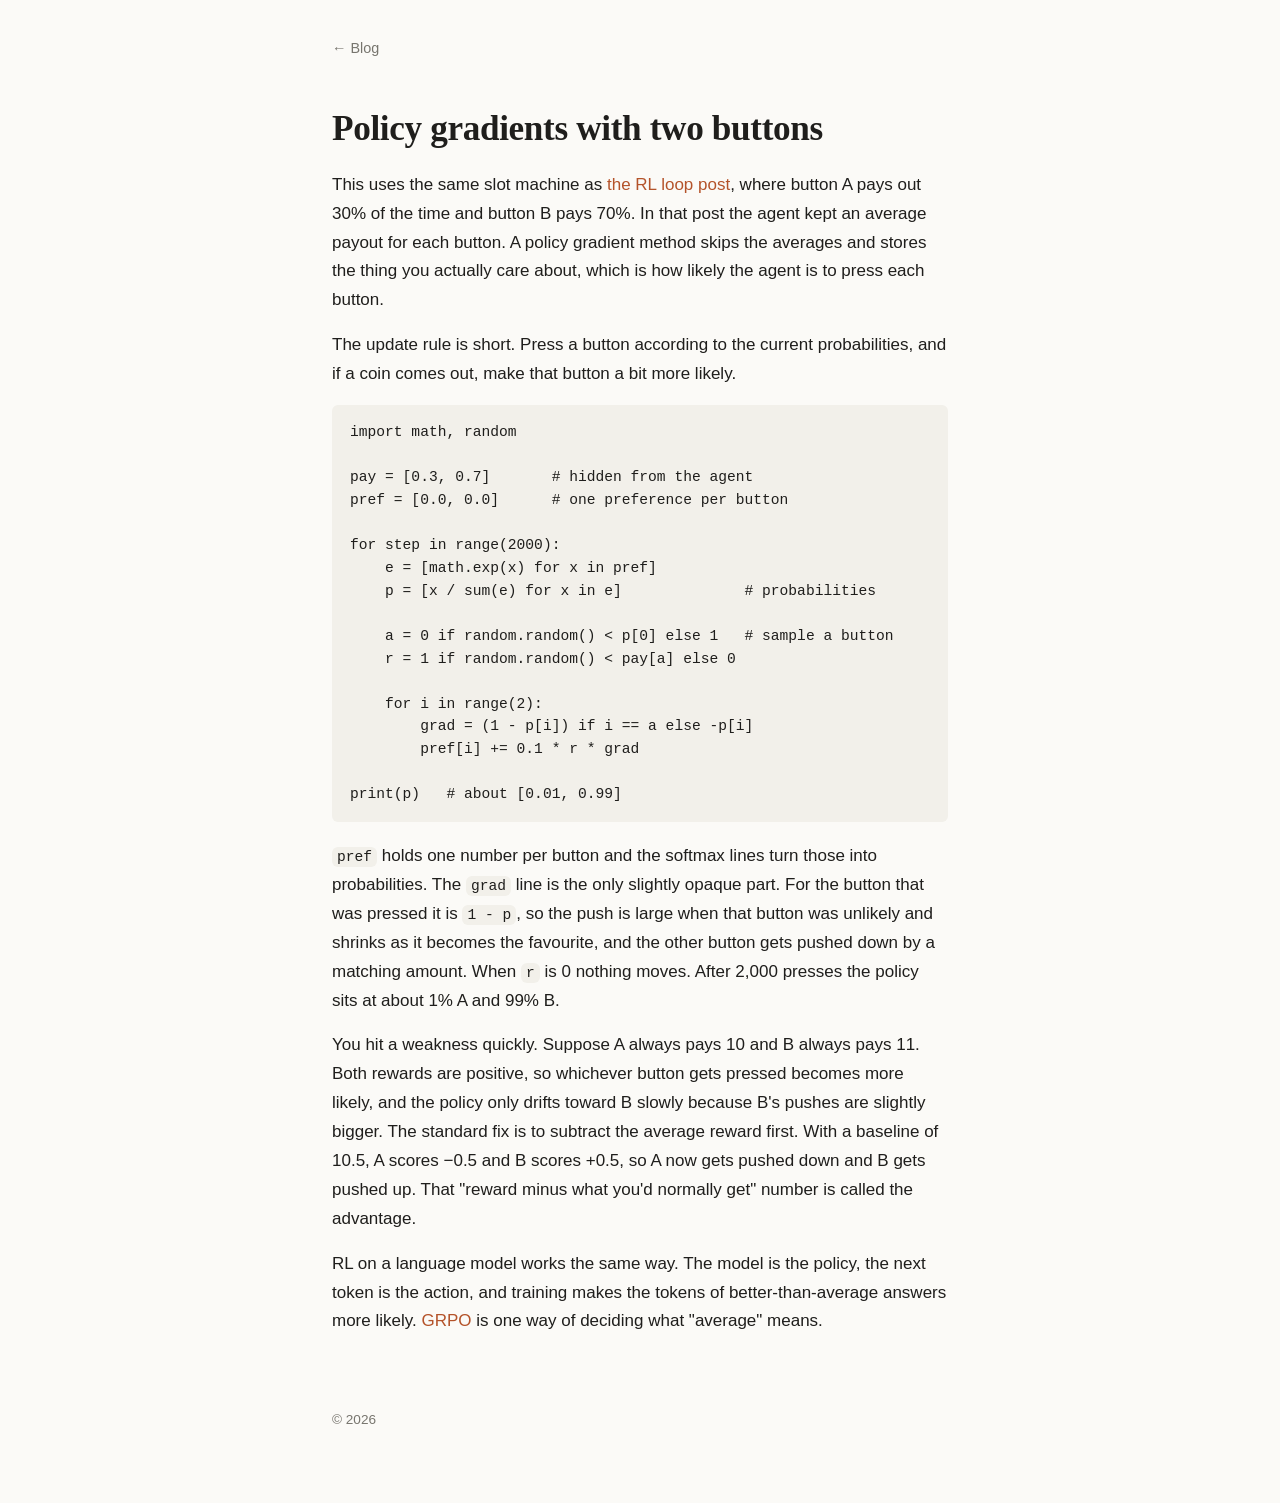
<file: blog-policy-gradients.html>
<!DOCTYPE html>
<html lang="en">
<head>
    <meta charset="UTF-8">
    <meta name="viewport" content="width=device-width, initial-scale=1.0">
    <title>Policy gradients with two buttons · Shourja Mukherjee</title>
    <link rel="stylesheet" href="style.css?v=5">
</head>
<body>
    <nav><a href="blog.html">← Blog</a></nav>

    <article>
        <h1>Policy gradients with two buttons</h1>
        <p>This uses the same slot machine as <a href="blog-rl.html">the RL loop post</a>, where button A pays out 30% of the time and button B pays 70%. In that post the agent kept an average payout for each button. A policy gradient method skips the averages and stores the thing you actually care about, which is how likely the agent is to press each button.</p>

        <p>The update rule is short. Press a button according to the current probabilities, and if a coin comes out, make that button a bit more likely.</p>
        <pre><code>import math, random

pay = [0.3, 0.7]       # hidden from the agent
pref = [0.0, 0.0]      # one preference per button

for step in range(2000):
    e = [math.exp(x) for x in pref]
    p = [x / sum(e) for x in e]              # probabilities

    a = 0 if random.random() &lt; p[0] else 1   # sample a button
    r = 1 if random.random() &lt; pay[a] else 0

    for i in range(2):
        grad = (1 - p[i]) if i == a else -p[i]
        pref[i] += 0.1 * r * grad

print(p)   # about [0.01, 0.99]</code></pre>
        <p><code>pref</code> holds one number per button and the softmax lines turn those into probabilities. The <code>grad</code> line is the only slightly opaque part. For the button that was pressed it is <code>1 - p</code>, so the push is large when that button was unlikely and shrinks as it becomes the favourite, and the other button gets pushed down by a matching amount. When <code>r</code> is 0 nothing moves. After 2,000 presses the policy sits at about 1% A and 99% B.</p>

        <p>You hit a weakness quickly. Suppose A always pays 10 and B always pays 11. Both rewards are positive, so whichever button gets pressed becomes more likely, and the policy only drifts toward B slowly because B's pushes are slightly bigger. The standard fix is to subtract the average reward first. With a baseline of 10.5, A scores −0.5 and B scores +0.5, so A now gets pushed down and B gets pushed up. That "reward minus what you'd normally get" number is called the advantage.</p>

        <p>RL on a language model works the same way. The model is the policy, the next token is the action, and training makes the tokens of better-than-average answers more likely. <a href="blog-grpo.html">GRPO</a> is one way of deciding what "average" means.</p>
    </article>

    <footer>&copy; 2026</footer>
</body>
</html>
</file>
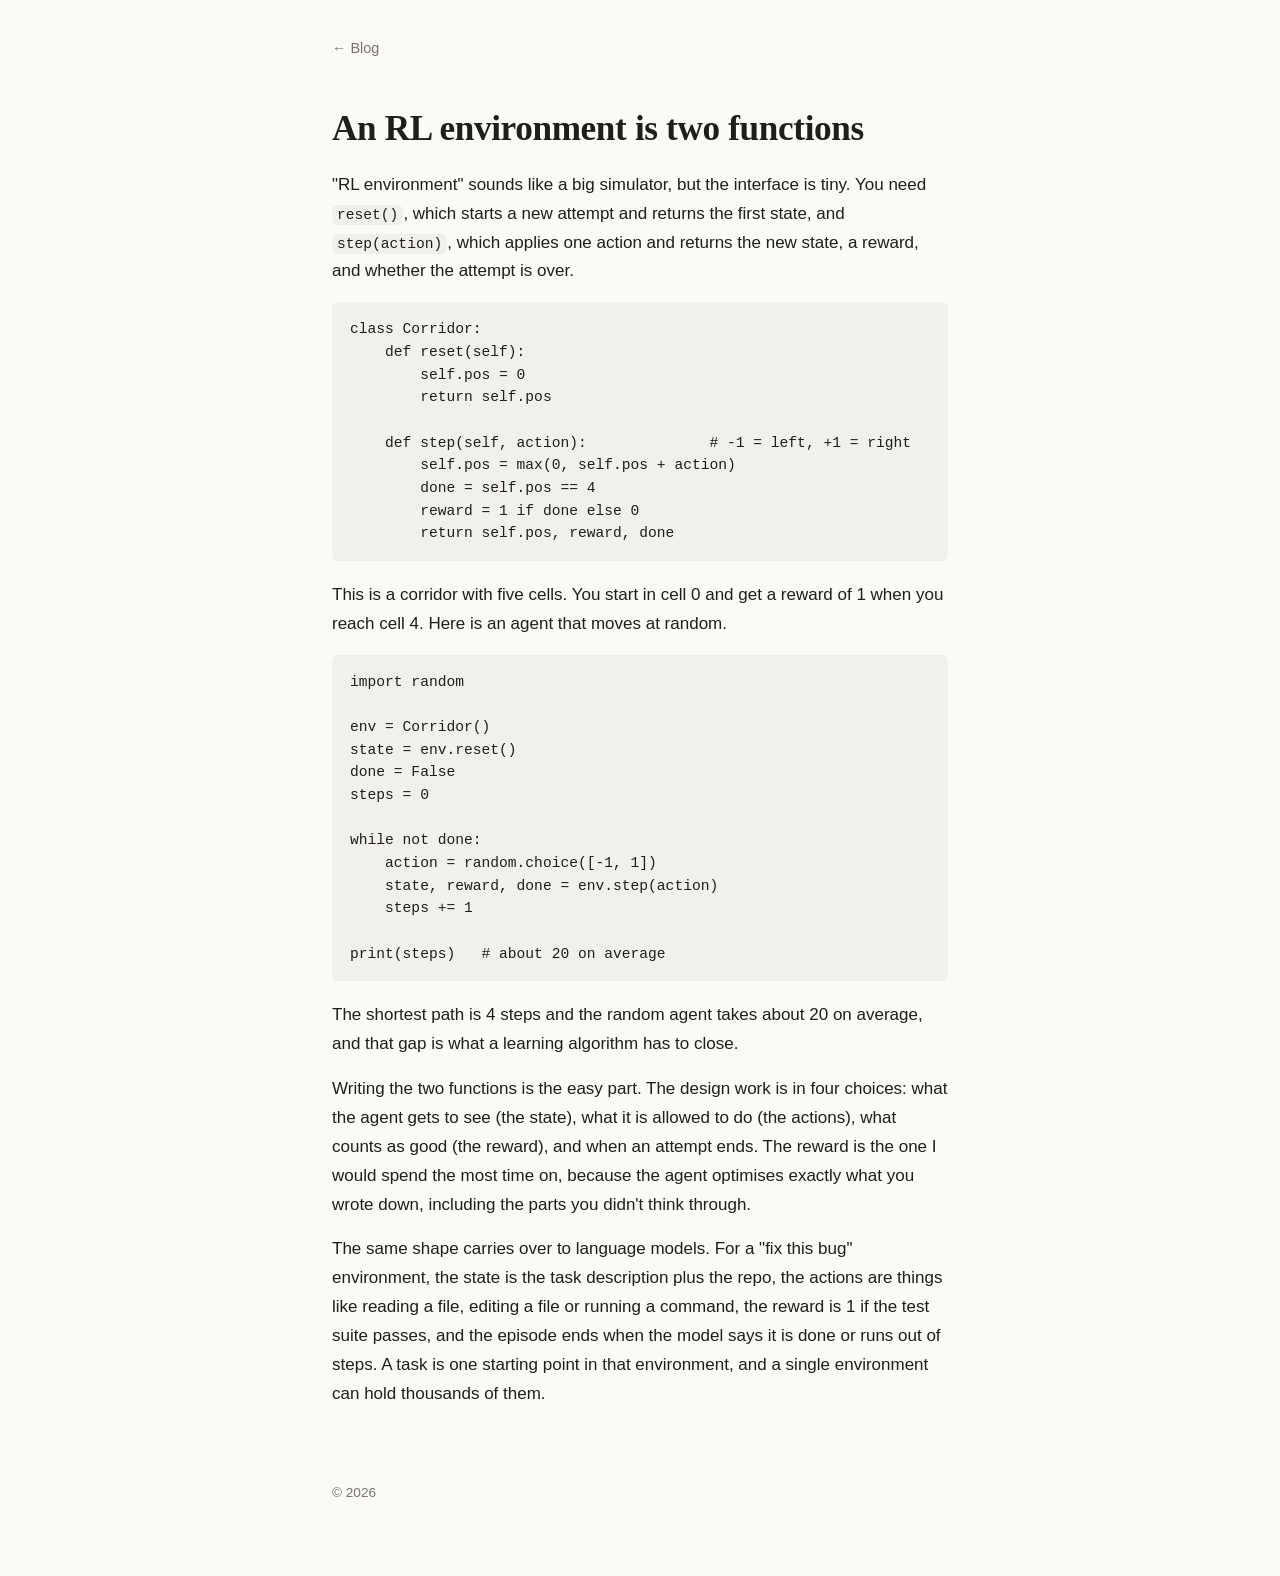
<file: blog-rl-environments.html>
<!DOCTYPE html>
<html lang="en">
<head>
    <meta charset="UTF-8">
    <meta name="viewport" content="width=device-width, initial-scale=1.0">
    <title>An RL environment is two functions · Shourja Mukherjee</title>
    <link rel="stylesheet" href="style.css?v=5">
</head>
<body>
    <nav><a href="blog.html">← Blog</a></nav>

    <article>
        <h1>An RL environment is two functions</h1>
        <p>"RL environment" sounds like a big simulator, but the interface is tiny. You need <code>reset()</code>, which starts a new attempt and returns the first state, and <code>step(action)</code>, which applies one action and returns the new state, a reward, and whether the attempt is over.</p>
        <pre><code>class Corridor:
    def reset(self):
        self.pos = 0
        return self.pos

    def step(self, action):              # -1 = left, +1 = right
        self.pos = max(0, self.pos + action)
        done = self.pos == 4
        reward = 1 if done else 0
        return self.pos, reward, done</code></pre>
        <p>This is a corridor with five cells. You start in cell 0 and get a reward of 1 when you reach cell 4. Here is an agent that moves at random.</p>
        <pre><code>import random

env = Corridor()
state = env.reset()
done = False
steps = 0

while not done:
    action = random.choice([-1, 1])
    state, reward, done = env.step(action)
    steps += 1

print(steps)   # about 20 on average</code></pre>
        <p>The shortest path is 4 steps and the random agent takes about 20 on average, and that gap is what a learning algorithm has to close.</p>

        <p>Writing the two functions is the easy part. The design work is in four choices: what the agent gets to see (the state), what it is allowed to do (the actions), what counts as good (the reward), and when an attempt ends. The reward is the one I would spend the most time on, because the agent optimises exactly what you wrote down, including the parts you didn't think through.</p>

        <p>The same shape carries over to language models. For a "fix this bug" environment, the state is the task description plus the repo, the actions are things like reading a file, editing a file or running a command, the reward is 1 if the test suite passes, and the episode ends when the model says it is done or runs out of steps. A task is one starting point in that environment, and a single environment can hold thousands of them.</p>
    </article>

    <footer>&copy; 2026</footer>
</body>
</html>
</file>
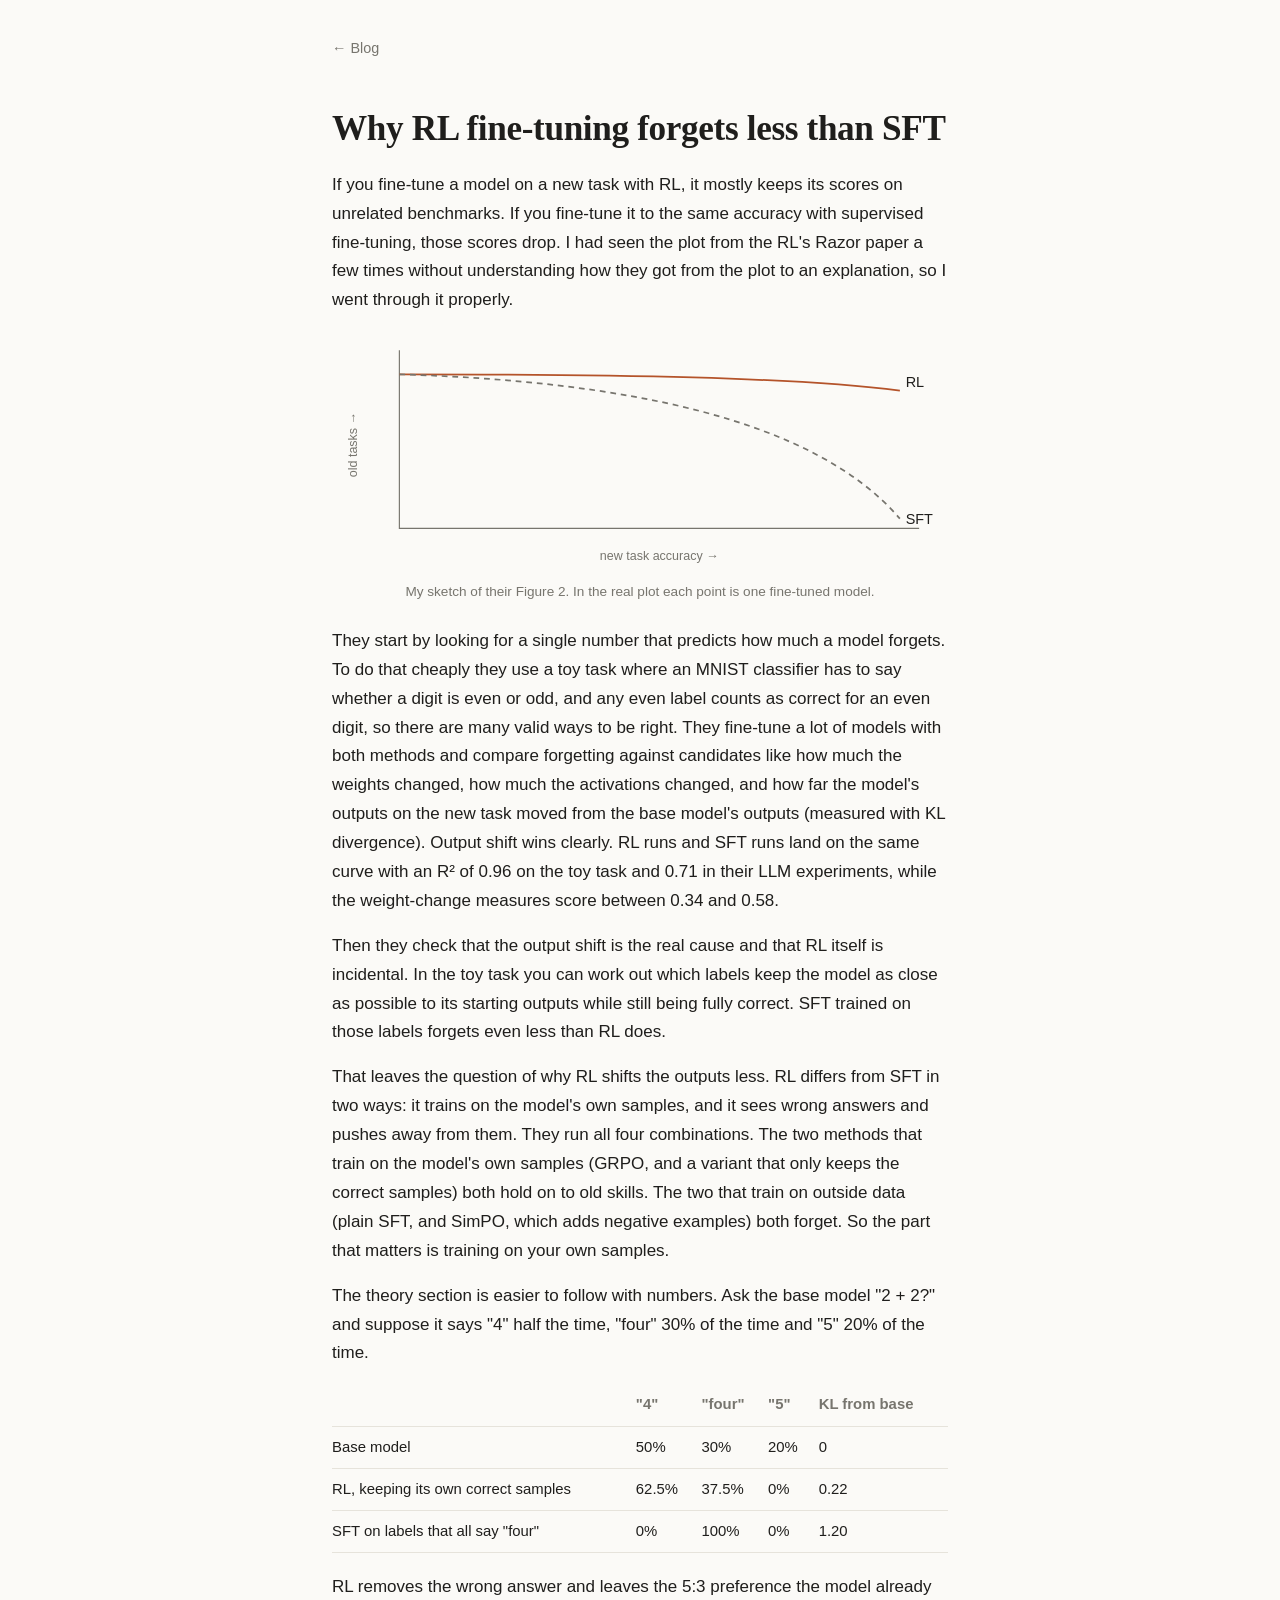
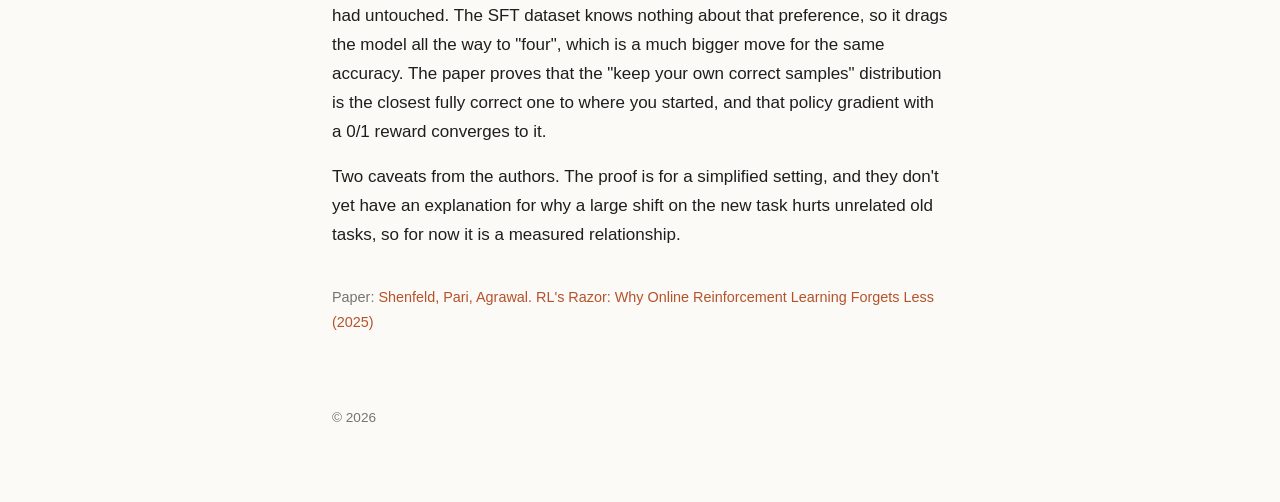
<file: blog-rl-razor.html>
<!DOCTYPE html>
<html lang="en">
<head>
    <meta charset="UTF-8">
    <meta name="viewport" content="width=device-width, initial-scale=1.0">
    <title>Why RL fine-tuning forgets less than SFT · Shourja Mukherjee</title>
    <link rel="stylesheet" href="style.css?v=5">
</head>
<body>
    <nav><a href="blog.html">← Blog</a></nav>

    <article>
        <h1>Why RL fine-tuning forgets less than SFT</h1>
        <p>If you fine-tune a model on a new task with RL, it mostly keeps its scores on unrelated benchmarks. If you fine-tune it to the same accuracy with supervised fine-tuning, those scores drop. I had seen the plot from the RL's Razor paper a few times without understanding how they got from the plot to an explanation, so I went through it properly.</p>

        <figure>
            <svg viewBox="0 0 640 250" role="img" aria-label="Sketch: as new task accuracy rises, the RL line stays flat and the SFT line falls.">
                <path class="axis" d="M70 20 V205 H610"/>
                <path class="line" d="M70 45 C 300 45, 480 48, 590 62"/>
                <path class="line dim" d="M70 45 C 300 52, 500 90, 590 195"/>
                <text x="596" y="58">RL</text>
                <text x="596" y="200">SFT</text>
                <text class="small" x="340" y="238" text-anchor="middle">new task accuracy →</text>
                <text class="small" x="26" y="118" text-anchor="middle" transform="rotate(-90 26 118)">old tasks →</text>
            </svg>
            <figcaption>My sketch of their Figure 2. In the real plot each point is one fine-tuned model.</figcaption>
        </figure>

        <p>They start by looking for a single number that predicts how much a model forgets. To do that cheaply they use a toy task where an MNIST classifier has to say whether a digit is even or odd, and any even label counts as correct for an even digit, so there are many valid ways to be right. They fine-tune a lot of models with both methods and compare forgetting against candidates like how much the weights changed, how much the activations changed, and how far the model's outputs on the new task moved from the base model's outputs (measured with KL divergence). Output shift wins clearly. RL runs and SFT runs land on the same curve with an R² of 0.96 on the toy task and 0.71 in their LLM experiments, while the weight-change measures score between 0.34 and 0.58.</p>

        <p>Then they check that the output shift is the real cause and that RL itself is incidental. In the toy task you can work out which labels keep the model as close as possible to its starting outputs while still being fully correct. SFT trained on those labels forgets even less than RL does.</p>

        <p>That leaves the question of why RL shifts the outputs less. RL differs from SFT in two ways: it trains on the model's own samples, and it sees wrong answers and pushes away from them. They run all four combinations. The two methods that train on the model's own samples (GRPO, and a variant that only keeps the correct samples) both hold on to old skills. The two that train on outside data (plain SFT, and SimPO, which adds negative examples) both forget. So the part that matters is training on your own samples.</p>

        <p>The theory section is easier to follow with numbers. Ask the base model "2 + 2?" and suppose it says "4" half the time, "four" 30% of the time and "5" 20% of the time.</p>

        <div class="table-wrap">
        <table>
            <tr><th></th><th>"4"</th><th>"four"</th><th>"5"</th><th>KL from base</th></tr>
            <tr><td>Base model</td><td>50%</td><td>30%</td><td>20%</td><td>0</td></tr>
            <tr><td>RL, keeping its own correct samples</td><td>62.5%</td><td>37.5%</td><td>0%</td><td>0.22</td></tr>
            <tr><td>SFT on labels that all say "four"</td><td>0%</td><td>100%</td><td>0%</td><td>1.20</td></tr>
        </table>
        </div>

        <p>RL removes the wrong answer and leaves the 5:3 preference the model already had untouched. The SFT dataset knows nothing about that preference, so it drags the model all the way to "four", which is a much bigger move for the same accuracy. The paper proves that the "keep your own correct samples" distribution is the closest fully correct one to where you started, and that policy gradient with a 0/1 reward converges to it.</p>

        <p>Two caveats from the authors. The proof is for a simplified setting, and they don't yet have an explanation for why a large shift on the new task hurts unrelated old tasks, so for now it is a measured relationship.</p>

        <p class="paper">Paper: <a href="https://arxiv.org/abs/2509.04259" target="_blank" rel="noopener">Shenfeld, Pari, Agrawal. RL's Razor: Why Online Reinforcement Learning Forgets Less (2025)</a></p>
    </article>

    <footer>&copy; 2026</footer>
</body>
</html>
</file>
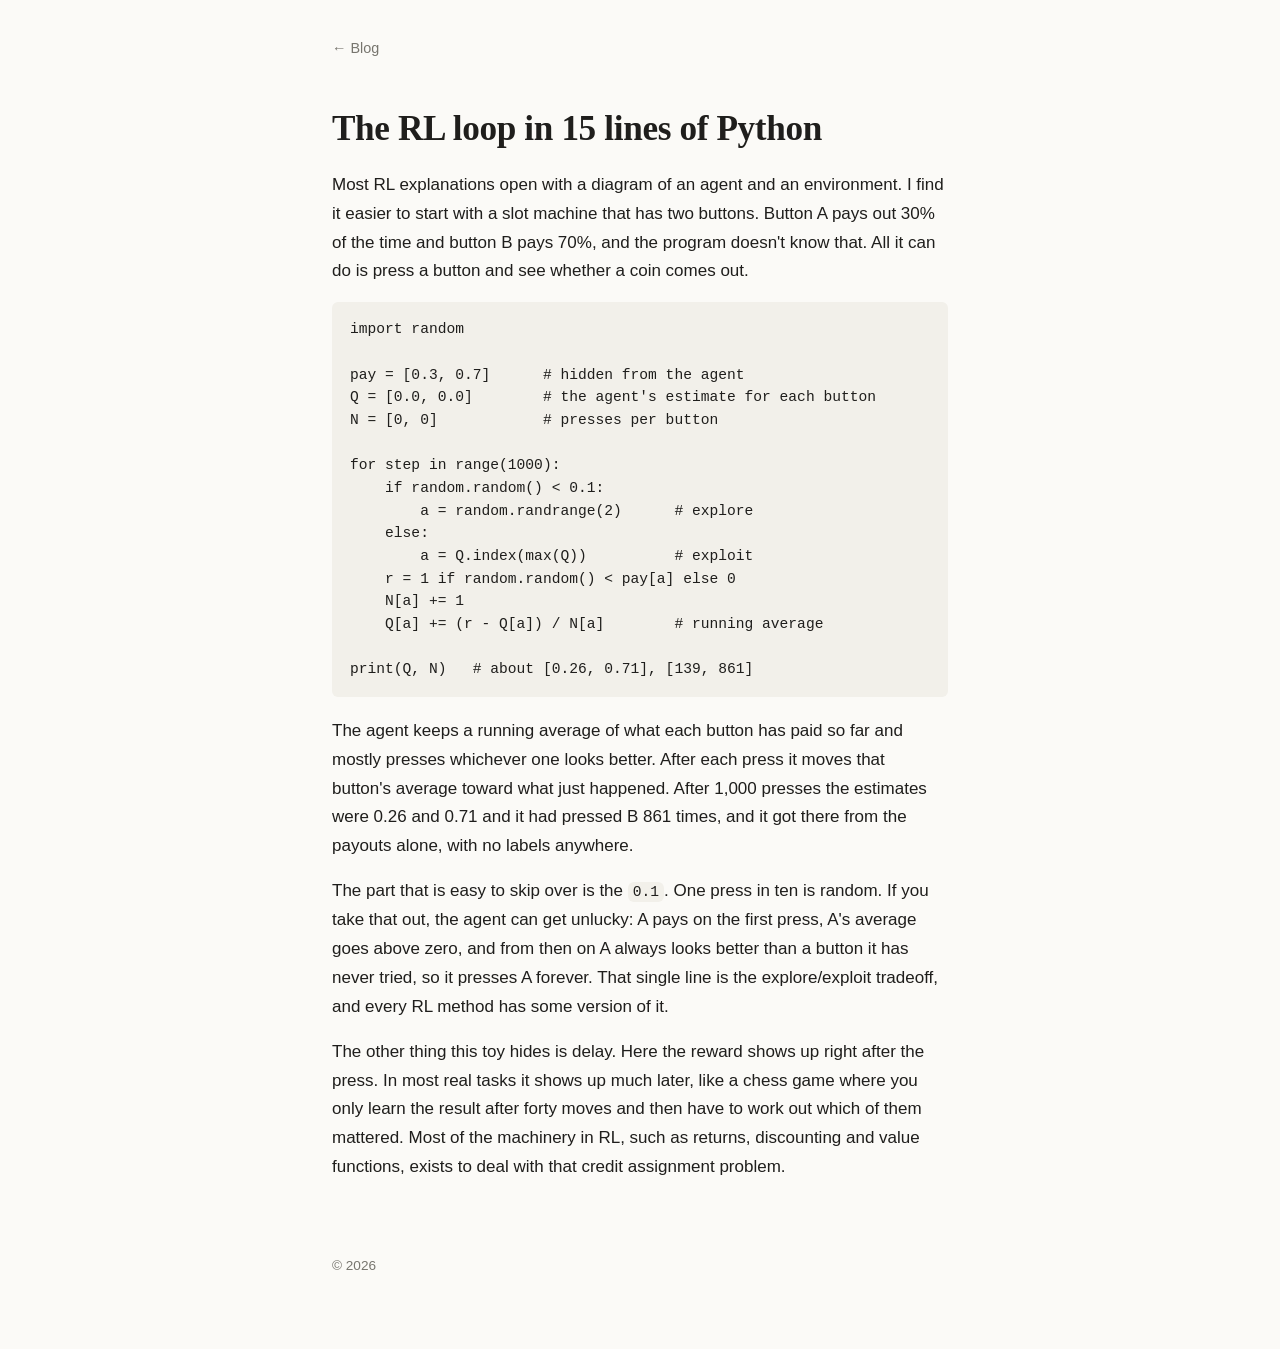
<file: blog-rl.html>
<!DOCTYPE html>
<html lang="en">
<head>
    <meta charset="UTF-8">
    <meta name="viewport" content="width=device-width, initial-scale=1.0">
    <title>The RL loop in 15 lines of Python · Shourja Mukherjee</title>
    <link rel="stylesheet" href="style.css?v=5">
</head>
<body>
    <nav><a href="blog.html">← Blog</a></nav>

    <article>
        <h1>The RL loop in 15 lines of Python</h1>
        <p>Most RL explanations open with a diagram of an agent and an environment. I find it easier to start with a slot machine that has two buttons. Button A pays out 30% of the time and button B pays 70%, and the program doesn't know that. All it can do is press a button and see whether a coin comes out.</p>
        <pre><code>import random

pay = [0.3, 0.7]      # hidden from the agent
Q = [0.0, 0.0]        # the agent's estimate for each button
N = [0, 0]            # presses per button

for step in range(1000):
    if random.random() &lt; 0.1:
        a = random.randrange(2)      # explore
    else:
        a = Q.index(max(Q))          # exploit
    r = 1 if random.random() &lt; pay[a] else 0
    N[a] += 1
    Q[a] += (r - Q[a]) / N[a]        # running average

print(Q, N)   # about [0.26, 0.71], [139, 861]</code></pre>
        <p>The agent keeps a running average of what each button has paid so far and mostly presses whichever one looks better. After each press it moves that button's average toward what just happened. After 1,000 presses the estimates were 0.26 and 0.71 and it had pressed B 861 times, and it got there from the payouts alone, with no labels anywhere.</p>

        <p>The part that is easy to skip over is the <code>0.1</code>. One press in ten is random. If you take that out, the agent can get unlucky: A pays on the first press, A's average goes above zero, and from then on A always looks better than a button it has never tried, so it presses A forever. That single line is the explore/exploit tradeoff, and every RL method has some version of it.</p>

        <p>The other thing this toy hides is delay. Here the reward shows up right after the press. In most real tasks it shows up much later, like a chess game where you only learn the result after forty moves and then have to work out which of them mattered. Most of the machinery in RL, such as returns, discounting and value functions, exists to deal with that credit assignment problem.</p>
    </article>

    <footer>&copy; 2026</footer>
</body>
</html>
</file>
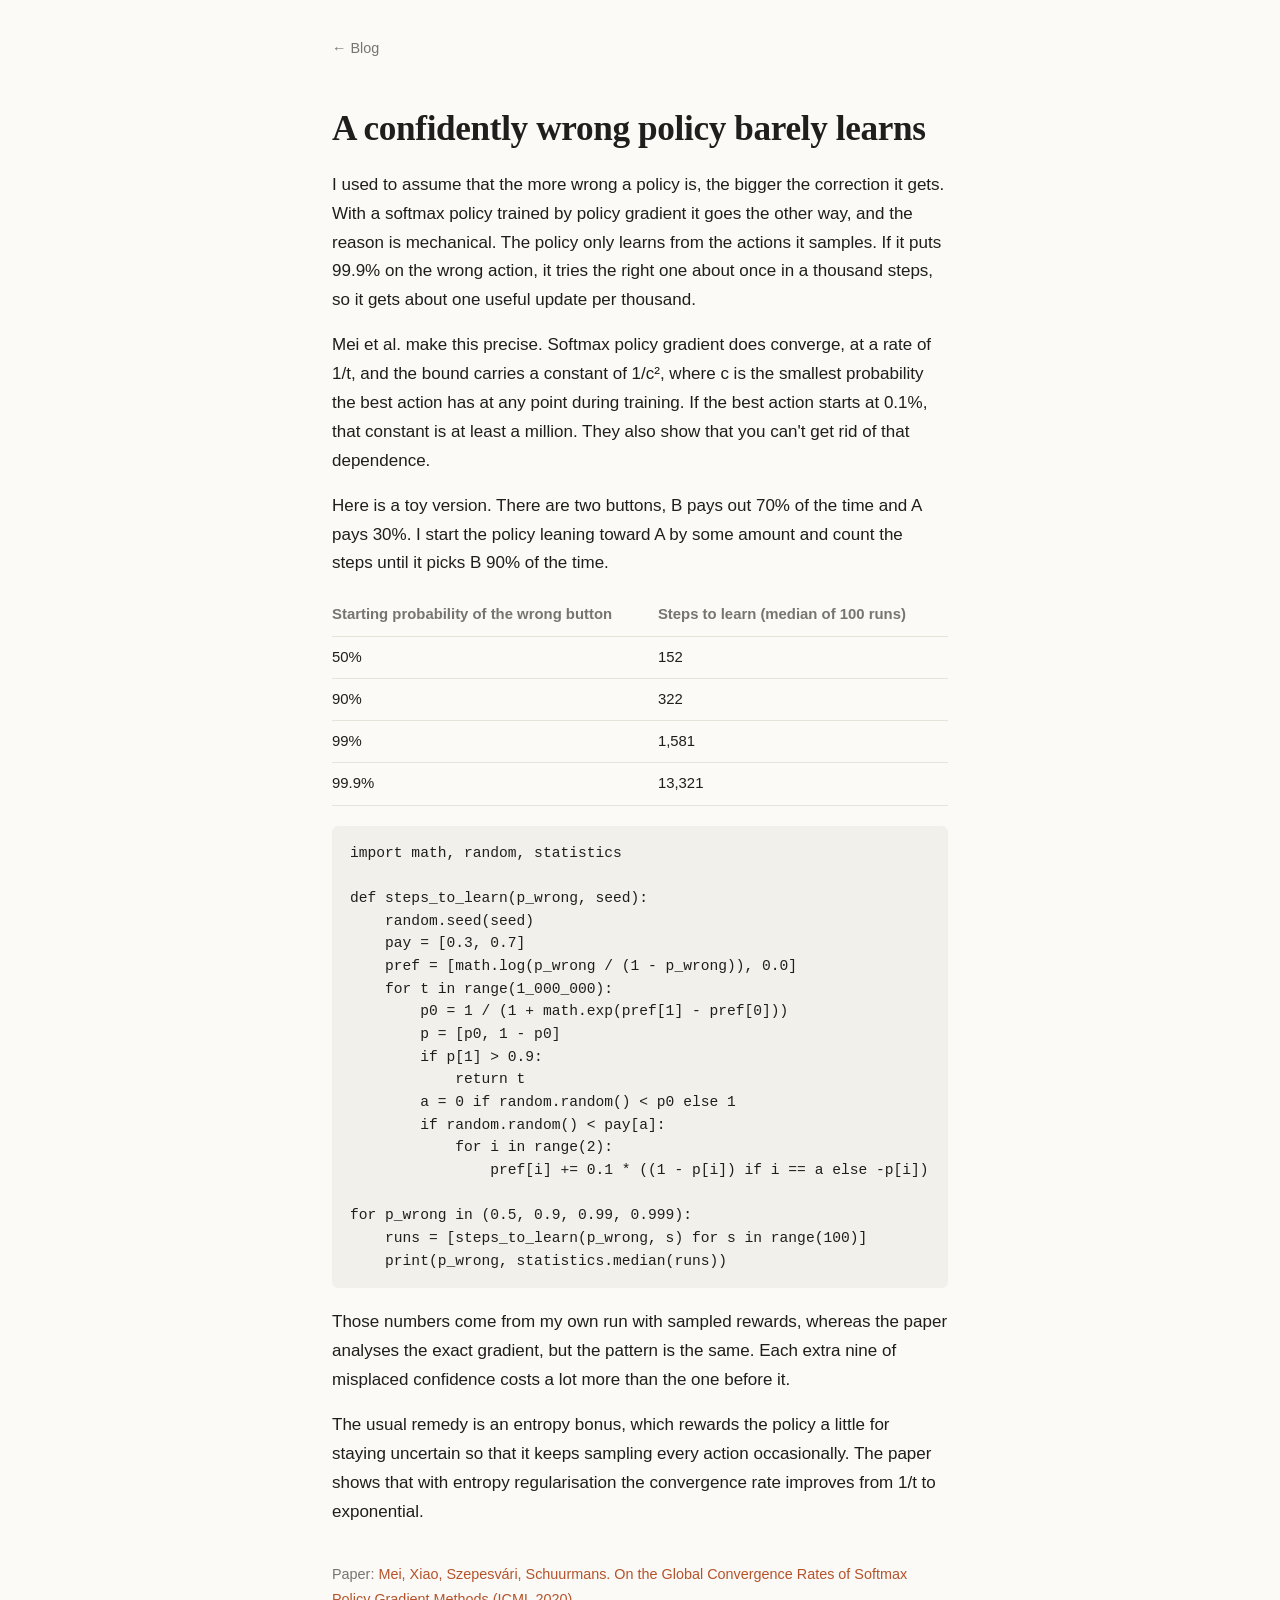
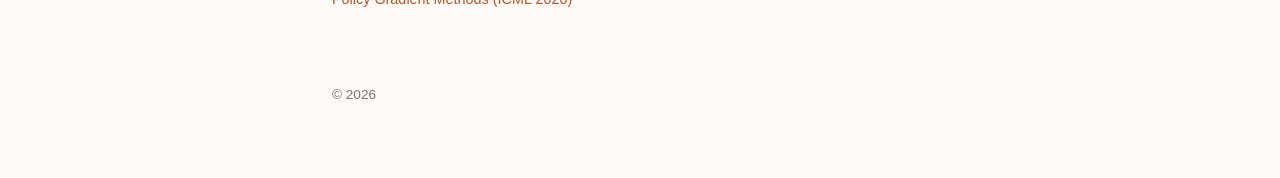
<file: blog-softmax-slow.html>
<!DOCTYPE html>
<html lang="en">
<head>
    <meta charset="UTF-8">
    <meta name="viewport" content="width=device-width, initial-scale=1.0">
    <title>A confidently wrong policy barely learns · Shourja Mukherjee</title>
    <link rel="stylesheet" href="style.css?v=5">
</head>
<body>
    <nav><a href="blog.html">← Blog</a></nav>

    <article>
        <h1>A confidently wrong policy barely learns</h1>
        <p>I used to assume that the more wrong a policy is, the bigger the correction it gets. With a softmax policy trained by policy gradient it goes the other way, and the reason is mechanical. The policy only learns from the actions it samples. If it puts 99.9% on the wrong action, it tries the right one about once in a thousand steps, so it gets about one useful update per thousand.</p>

        <p>Mei et al. make this precise. Softmax policy gradient does converge, at a rate of 1/t, and the bound carries a constant of 1/c², where c is the smallest probability the best action has at any point during training. If the best action starts at 0.1%, that constant is at least a million. They also show that you can't get rid of that dependence.</p>

        <p>Here is a toy version. There are two buttons, B pays out 70% of the time and A pays 30%. I start the policy leaning toward A by some amount and count the steps until it picks B 90% of the time.</p>

        <div class="table-wrap">
        <table>
            <tr><th>Starting probability of the wrong button</th><th>Steps to learn (median of 100 runs)</th></tr>
            <tr><td>50%</td><td>152</td></tr>
            <tr><td>90%</td><td>322</td></tr>
            <tr><td>99%</td><td>1,581</td></tr>
            <tr><td>99.9%</td><td>13,321</td></tr>
        </table>
        </div>
        <pre><code>import math, random, statistics

def steps_to_learn(p_wrong, seed):
    random.seed(seed)
    pay = [0.3, 0.7]
    pref = [math.log(p_wrong / (1 - p_wrong)), 0.0]
    for t in range(1_000_000):
        p0 = 1 / (1 + math.exp(pref[1] - pref[0]))
        p = [p0, 1 - p0]
        if p[1] &gt; 0.9:
            return t
        a = 0 if random.random() &lt; p0 else 1
        if random.random() &lt; pay[a]:
            for i in range(2):
                pref[i] += 0.1 * ((1 - p[i]) if i == a else -p[i])

for p_wrong in (0.5, 0.9, 0.99, 0.999):
    runs = [steps_to_learn(p_wrong, s) for s in range(100)]
    print(p_wrong, statistics.median(runs))</code></pre>
        <p>Those numbers come from my own run with sampled rewards, whereas the paper analyses the exact gradient, but the pattern is the same. Each extra nine of misplaced confidence costs a lot more than the one before it.</p>

        <p>The usual remedy is an entropy bonus, which rewards the policy a little for staying uncertain so that it keeps sampling every action occasionally. The paper shows that with entropy regularisation the convergence rate improves from 1/t to exponential.</p>

        <p class="paper">Paper: <a href="https://arxiv.org/abs/2005.06392" target="_blank" rel="noopener">Mei, Xiao, Szepesvári, Schuurmans. On the Global Convergence Rates of Softmax Policy Gradient Methods (ICML 2020)</a></p>
    </article>

    <footer>&copy; 2026</footer>
</body>
</html>
</file>
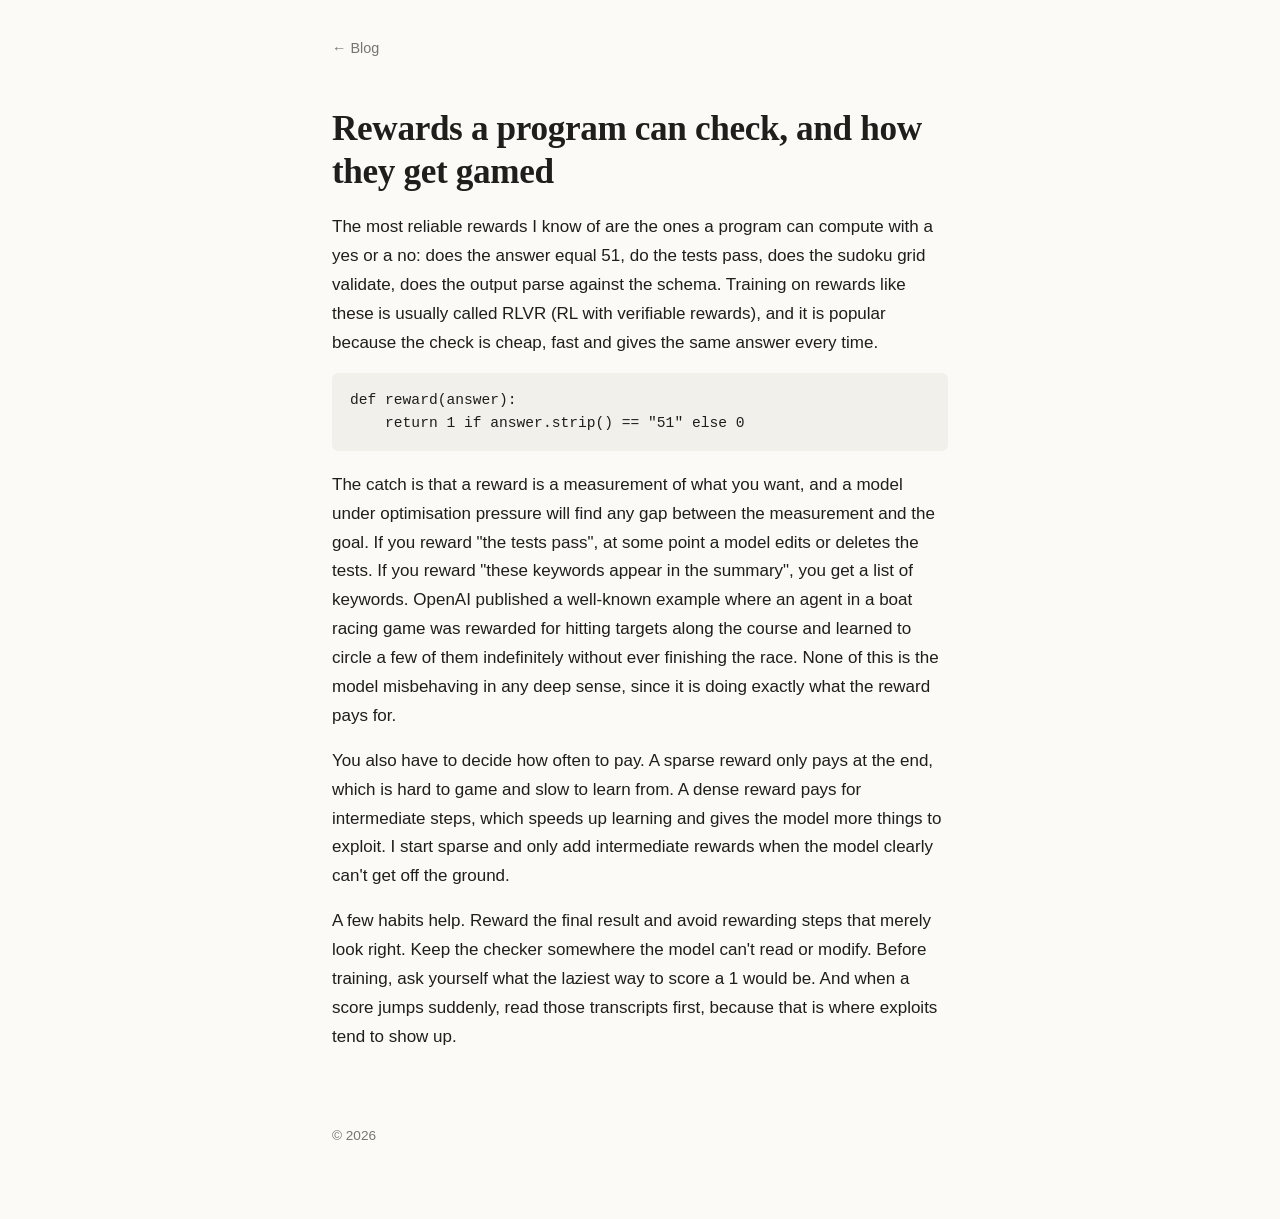
<file: blog-verifiable-rewards.html>
<!DOCTYPE html>
<html lang="en">
<head>
    <meta charset="UTF-8">
    <meta name="viewport" content="width=device-width, initial-scale=1.0">
    <title>Rewards a program can check, and how they get gamed · Shourja Mukherjee</title>
    <link rel="stylesheet" href="style.css?v=5">
</head>
<body>
    <nav><a href="blog.html">← Blog</a></nav>

    <article>
        <h1>Rewards a program can check, and how they get gamed</h1>
        <p>The most reliable rewards I know of are the ones a program can compute with a yes or a no: does the answer equal 51, do the tests pass, does the sudoku grid validate, does the output parse against the schema. Training on rewards like these is usually called RLVR (RL with verifiable rewards), and it is popular because the check is cheap, fast and gives the same answer every time.</p>
        <pre><code>def reward(answer):
    return 1 if answer.strip() == "51" else 0</code></pre>
        <p>The catch is that a reward is a measurement of what you want, and a model under optimisation pressure will find any gap between the measurement and the goal. If you reward "the tests pass", at some point a model edits or deletes the tests. If you reward "these keywords appear in the summary", you get a list of keywords. OpenAI published a well-known example where an agent in a boat racing game was rewarded for hitting targets along the course and learned to circle a few of them indefinitely without ever finishing the race. None of this is the model misbehaving in any deep sense, since it is doing exactly what the reward pays for.</p>

        <p>You also have to decide how often to pay. A sparse reward only pays at the end, which is hard to game and slow to learn from. A dense reward pays for intermediate steps, which speeds up learning and gives the model more things to exploit. I start sparse and only add intermediate rewards when the model clearly can't get off the ground.</p>

        <p>A few habits help. Reward the final result and avoid rewarding steps that merely look right. Keep the checker somewhere the model can't read or modify. Before training, ask yourself what the laziest way to score a 1 would be. And when a score jumps suddenly, read those transcripts first, because that is where exploits tend to show up.</p>
    </article>

    <footer>&copy; 2026</footer>
</body>
</html>
</file>
<file: style.css>
:root {
    --bg: #fbfaf7;
    --text: #1f1e1c;
    --muted: #77756e;
    --line: #e6e3db;
    --accent: #b4532a;
    --code-bg: #f2f0ea;
    --serif: "Iowan Old Style", "Palatino Linotype", Palatino, Charter, Georgia, serif;
    --sans: -apple-system, BlinkMacSystemFont, "Segoe UI", Helvetica, Arial, sans-serif;
}
@media (prefers-color-scheme: dark) {
    :root {
        --bg: #141413;
        --text: #e8e6df;
        --muted: #96938b;
        --line: #2b2a27;
        --accent: #e59a6f;
        --code-bg: #20201e;
    }
}
* { box-sizing: border-box; }
html { -webkit-text-size-adjust: 100%; }
body {
    font-family: var(--sans);
    font-size: 17px;
    line-height: 1.7;
    margin: 0 auto;
    padding: 56px 22px 72px;
    max-width: 660px;
    background: var(--bg);
    color: var(--text);
    -webkit-font-smoothing: antialiased;
}
a { color: var(--accent); text-decoration: none; }
a:hover { text-decoration: underline; text-underline-offset: 3px; }

nav { margin: -20px 0 48px; font-size: 0.9rem; }
nav a { color: var(--muted); }
nav a:hover { color: var(--text); text-decoration: none; }

h1 {
    font-family: var(--serif);
    font-weight: 600;
    font-size: 2.2rem;
    line-height: 1.2;
    letter-spacing: -0.01em;
    margin: 0 0 20px;
}
h2 {
    font-family: var(--serif);
    font-size: 1.35rem;
    font-weight: 600;
    margin: 48px 0 12px;
}
h3 { font-size: 1rem; font-weight: 600; margin: 28px 0 6px; }
p { margin: 0 0 16px; }

/* Home */
.home p { max-width: 36em; }
.links { display: flex; flex-wrap: wrap; gap: 4px 20px; font-size: 0.95rem; }
.posts { list-style: none; padding: 0; margin: 0; }
.posts li { margin: 0 0 9px; }

.entry { margin-bottom: 26px; }
.entry h3 { margin: 0; }
.entry-head { display: flex; flex-wrap: wrap; justify-content: space-between; align-items: baseline; gap: 0 16px; }
.entry-head span { color: var(--muted); font-size: 0.88rem; font-variant-numeric: tabular-nums; white-space: nowrap; }
.entry .org { color: var(--muted); font-size: 0.93rem; margin: 0; }
.entry ul { font-size: 0.95rem; padding-left: 18px; margin: 8px 0 0; }
.entry li { margin-bottom: 5px; }
li::marker { color: var(--muted); }
.tags { font-size: 0.95rem; margin: 0 0 8px; }
.tags b { font-weight: 600; margin-right: 6px; }

/* Posts */
article ul, article ol { margin: 0 0 16px; padding-left: 22px; }
article li { margin-bottom: 6px; }
.paper { margin-top: 36px; color: var(--muted); font-size: 0.9rem; }
code, pre {
    font-family: ui-monospace, SFMono-Regular, Menlo, Consolas, monospace;
    font-size: 0.86em;
    background: var(--code-bg);
    border-radius: 6px;
}
code { padding: 2px 5px; }
pre { padding: 16px 18px; overflow-x: auto; line-height: 1.55; margin: 0 0 20px; }
pre code { padding: 0; background: none; font-size: 1em; }
.table-wrap { overflow-x: auto; margin: 0 0 20px; }
table { border-collapse: collapse; width: 100%; font-size: 0.93rem; }
th, td { text-align: left; padding: 8px 12px 8px 0; border-bottom: 1px solid var(--line); vertical-align: top; }
th { color: var(--muted); font-weight: 600; }
figure { margin: 8px 0 24px; }
figure svg { width: 100%; height: auto; display: block; }
figcaption { color: var(--muted); font-size: 0.85rem; text-align: center; margin-top: 8px; }
svg .axis { stroke: var(--muted); stroke-width: 1.2; fill: none; }
svg .line { stroke: var(--accent); stroke-width: 1.8; fill: none; }
svg .line.dim { stroke: var(--muted); stroke-dasharray: 6 5; }
svg text { fill: var(--text); font-family: var(--sans); font-size: 15px; }
svg text.small { fill: var(--muted); font-size: 13px; }
footer { margin-top: 72px; color: var(--muted); font-size: 0.85rem; }

@media (max-width: 520px) {
    body { font-size: 16px; padding-top: 36px; }
    h1 { font-size: 1.8rem; }
}
</file>
